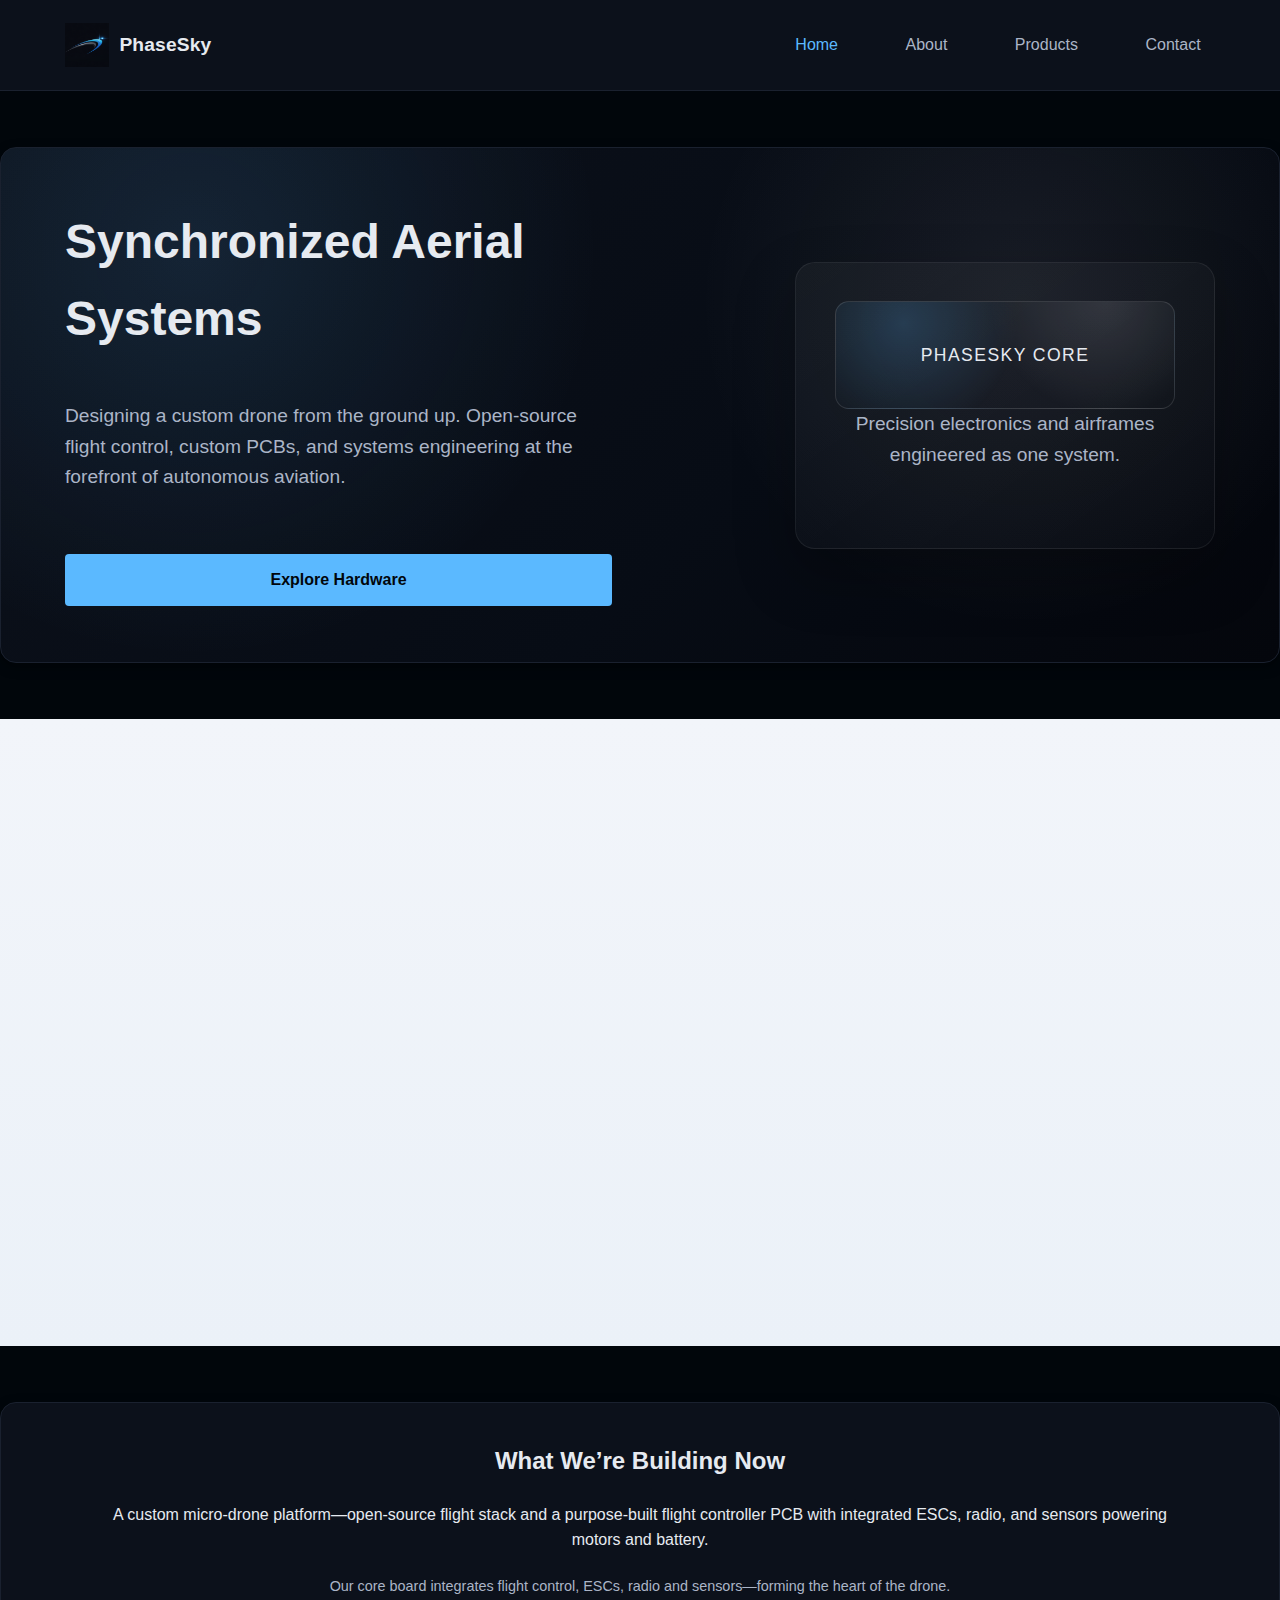
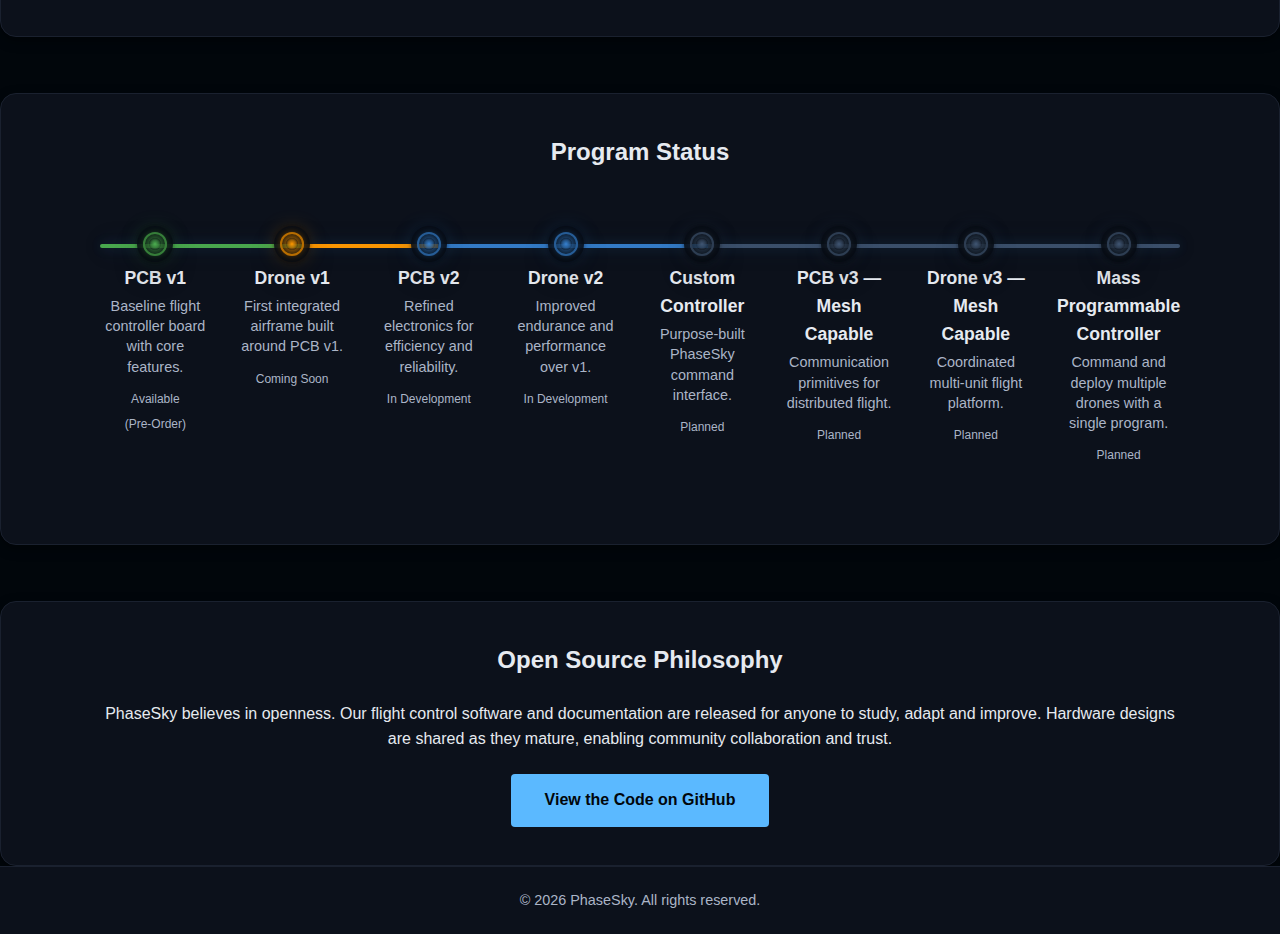
<file: index.html>
<!-- Rev. 1.2.0 -->
<!DOCTYPE html>
<html lang="en">
  <head>
    <meta charset="UTF-8" />
    <meta name="viewport" content="width=device-width, initial-scale=1.0" />
    <title>PhaseSky — Synchronized Aerial Systems</title>
    <!-- Preconnect to Google Fonts for performance -->
    <link rel="preconnect" href="https://fonts.googleapis.com" />
    <link rel="preconnect" href="https://fonts.gstatic.com" crossorigin />
    <!-- Optional: Use Inter for a slightly more modern look (will fall back to system fonts) -->
    <link
      href="https://fonts.googleapis.com/css2?family=Inter:wght@400;500;600&display=swap"
      rel="stylesheet"
    />
    <link rel="stylesheet" href="styles.css" />
  </head>
  <body>
    <header>
      <div class="container header-container">
        <a href="index.html" class="logo">
          <img src="PhaseSkyLogo.png" alt="PhaseSky logo" />
          <span class="logo-wordmark">PhaseSky</span>
        </a>
        <nav>
          <ul>
            <li><a href="index.html" class="active">Home</a></li>
            <li><a href="about.html">About</a></li>
            <li><a href="products.html">Products</a></li>
            <li><a href="contact.html">Contact</a></li>
          </ul>
        </nav>
      </div>
    </header>
    <main>
      <!-- Hero Bubble -->
      <section class="bubble hero">
        <div class="container">
          <div class="hero-grid">
            <div class="hero-copy">
              <h1>Synchronized Aerial Systems</h1>
              <p>
                Designing a custom drone from the ground up. Open‑source flight
                control, custom PCBs, and systems engineering at the forefront of
                autonomous aviation.
              </p>
              <a href="products.html" class="cta-button">Explore Hardware</a>
            </div>
            <div class="hero-visual subtle-panel">
              <div class="hero-device">PhaseSky Core</div>
              <p class="hero-caption">Precision electronics and airframes engineered as one system.</p>
            </div>
          </div>
        </div>
      </section>

      <!-- Product Highlights -->
      <section class="product-highlight">
        <div class="container">
          <div class="highlight-grid">
            <article class="highlight-card fade-in">
              <div class="highlight-visual gradient-plate">
                <span class="tag">PCB v1</span>
                <div class="plate-shape"></div>
              </div>
              <div class="highlight-copy">
                <h2>Flight Controller PCB</h2>
                <p>Integrated control, ESCs, radio, and sensing in a single disciplined board.</p>
                <a class="inline-cta" href="products.html#pcb-v1">Learn more</a>
              </div>
            </article>

            <article class="highlight-card fade-in delay-1">
              <div class="highlight-visual gradient-plate">
                <span class="tag">Drone v1</span>
                <div class="airframe-shape"></div>
              </div>
              <div class="highlight-copy">
                <h2>Micro Drone System</h2>
                <p>Balanced thrust, tuned geometry, and clean integration around the PhaseSky core.</p>
                <a class="inline-cta" href="products.html#drone-v1">View product</a>
              </div>
            </article>

            <article class="highlight-card fade-in delay-2">
              <div class="highlight-visual gradient-plate">
                <span class="tag">Command</span>
                <div class="console-shape"></div>
              </div>
              <div class="highlight-copy">
                <h2>Command Console</h2>
                <p>Deterministic control for single craft today, fleet orchestration tomorrow.</p>
                <a class="inline-cta" href="products.html#command-console">Learn more</a>
              </div>
            </article>
          </div>
        </div>
      </section>

      <!-- What We're Building Now -->
      <section class="bubble">
        <div class="container">
          <h2 class="text-center">What We&#8217;re Building Now</h2>
          <p class="text-center mt-sm">
            A custom micro‑drone platform—open‑source flight stack and a
            purpose‑built flight controller PCB with integrated ESCs, radio,
            and sensors powering motors and battery.
          </p>
          <p class="text-center mt-sm" style="font-size: 0.9rem; color: var(--color-secondary)">
            Our core board integrates flight control, ESCs, radio and sensors—forming the heart of the drone.
          </p>
        </div>
      </section>

      <!-- Program Status -->
      <section class="bubble">
        <div class="container">
          <h2 class="text-center">Program Status</h2>
          <!-- Horizontal timeline of program phases -->
          <div class="timeline mt-md program-status">
            <div class="timeline-item available">
              <div class="node"></div>
              <div class="timeline-content">
                <h4>PCB v1</h4>
                <p>Baseline flight controller board with core features.</p>
                <span class="status-text">Available (Pre‑Order)</span>
              </div>
            </div>
            <div class="timeline-item coming-soon">
              <div class="node"></div>
              <div class="timeline-content">
                <h4>Drone v1</h4>
                <p>First integrated airframe built around PCB v1.</p>
                <span class="status-text">Coming Soon</span>
              </div>
            </div>
            <div class="timeline-item in-development">
              <div class="node"></div>
              <div class="timeline-content">
                <h4>PCB v2</h4>
                <p>Refined electronics for efficiency and reliability.</p>
                <span class="status-text">In Development</span>
              </div>
            </div>
            <div class="timeline-item in-development">
              <div class="node"></div>
              <div class="timeline-content">
                <h4>Drone v2</h4>
                <p>Improved endurance and performance over v1.</p>
                <span class="status-text">In Development</span>
              </div>
            </div>
            <div class="timeline-item planned">
              <div class="node"></div>
              <div class="timeline-content">
                <h4>Custom Controller</h4>
                <p>Purpose‑built PhaseSky command interface.</p>
                <span class="status-text">Planned</span>
              </div>
            </div>
            <div class="timeline-item planned">
              <div class="node"></div>
              <div class="timeline-content">
                <h4>PCB v3 — Mesh Capable</h4>
                <p>Communication primitives for distributed flight.</p>
                <span class="status-text">Planned</span>
              </div>
            </div>
            <div class="timeline-item planned">
              <div class="node"></div>
              <div class="timeline-content">
                <h4>Drone v3 — Mesh Capable</h4>
                <p>Coordinated multi‑unit flight platform.</p>
                <span class="status-text">Planned</span>
              </div>
            </div>
            <div class="timeline-item planned">
              <div class="node"></div>
              <div class="timeline-content">
                <h4>Mass Programmable Controller</h4>
                <p>Command and deploy multiple drones with a single program.</p>
                <span class="status-text">Planned</span>
              </div>
            </div>
          </div>
        </div>
      </section>

      <!-- Open Source Section -->
      <section class="bubble">
        <div class="container">
          <h2 class="text-center">Open Source Philosophy</h2>
          <p class="mt-sm" style="text-align: center">
            PhaseSky believes in openness. Our flight control software and
            documentation are released for anyone to study, adapt and improve.
            Hardware designs are shared as they mature, enabling community
            collaboration and trust.
          </p>
          <p class="text-center mt-sm">
            <a href="https://github.com/phasesky" target="_blank" rel="noopener" class="cta-button">View the Code on GitHub</a>
          </p>
        </div>
      </section>
    </main>
    <footer>
      <div class="container">
        <p>&copy; 2026 PhaseSky. All rights reserved.</p>
      </div>
    </footer>
  </body>
</html>
</file>
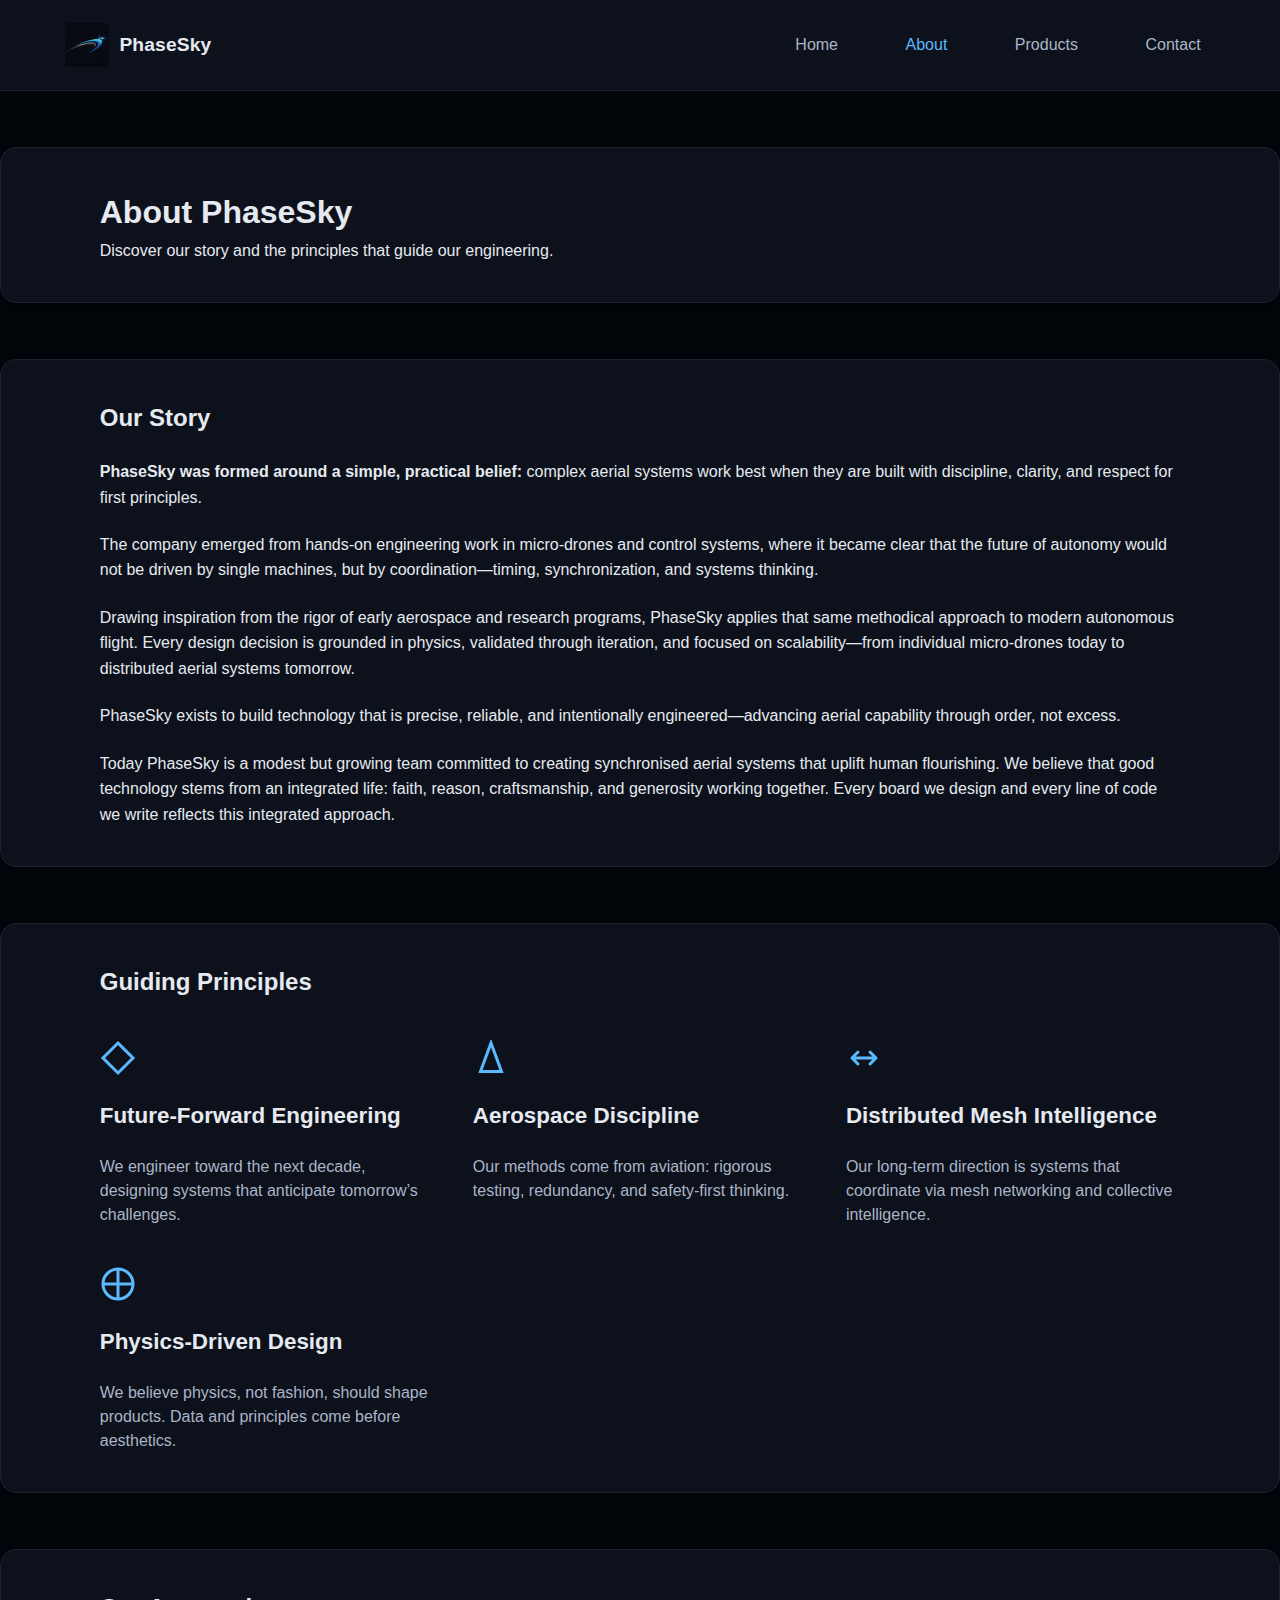
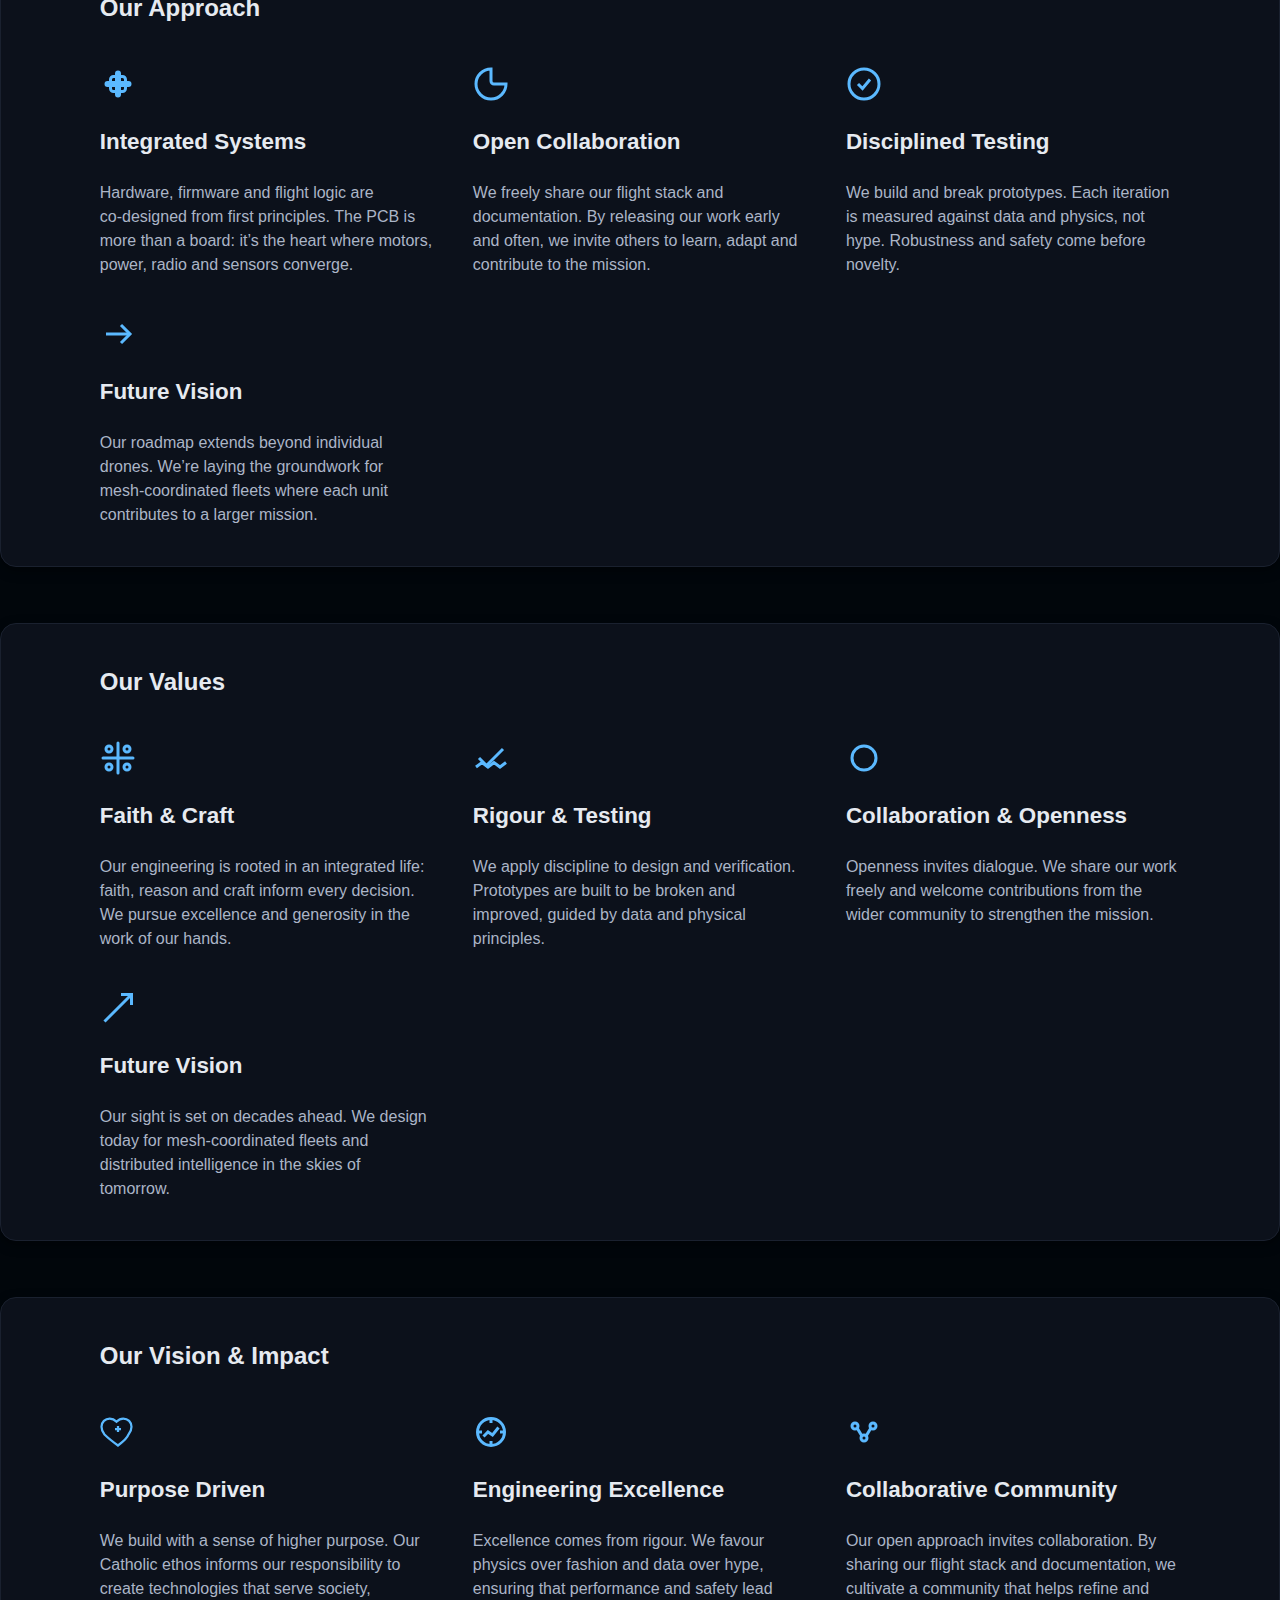
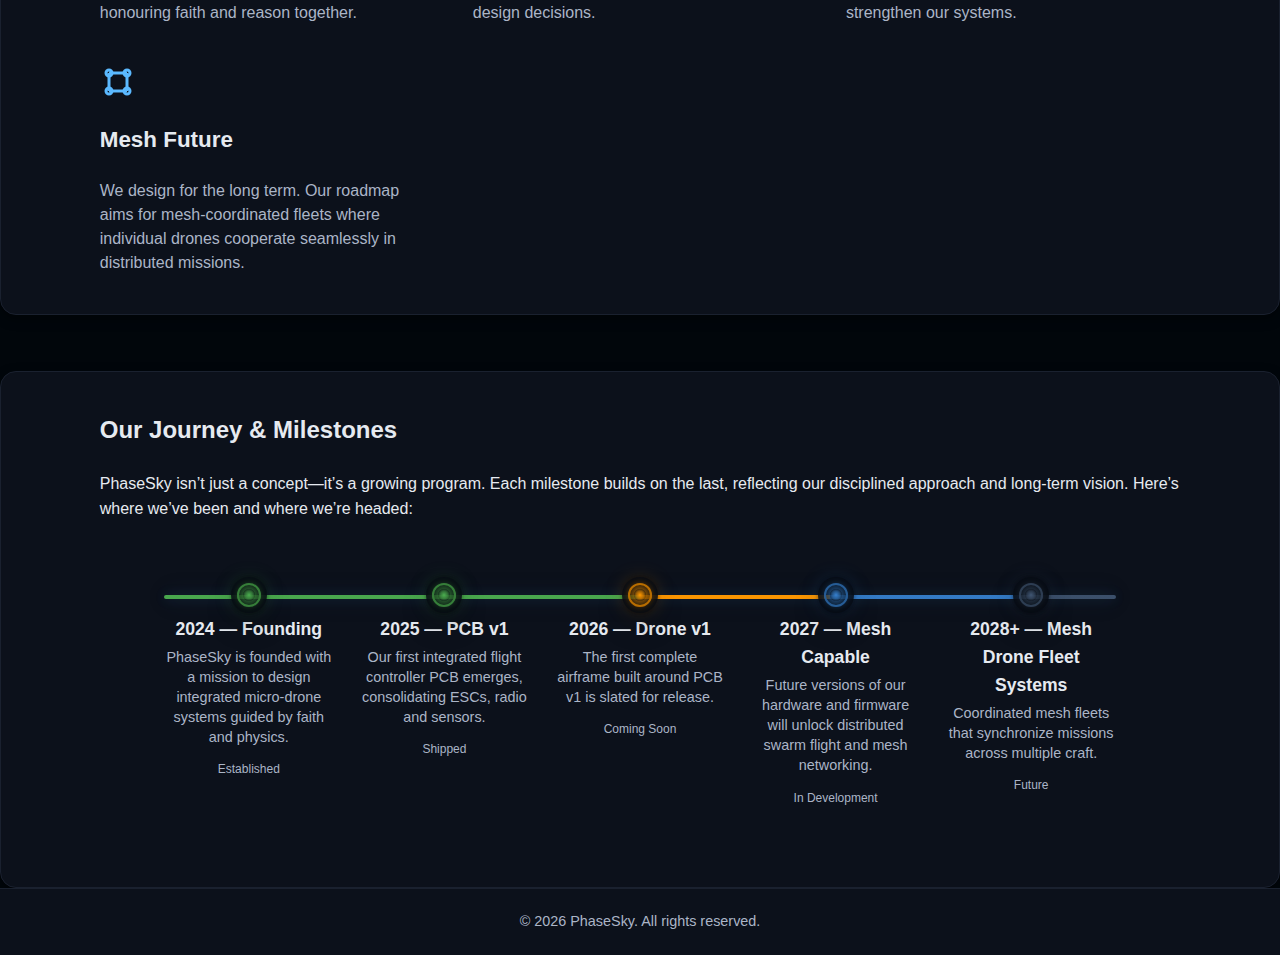
<file: about.html>
<!-- Rev. 1.2.0 -->
<!DOCTYPE html>
<html lang="en">
  <head>
    <meta charset="UTF-8" />
    <meta name="viewport" content="width=device-width, initial-scale=1.0" />
    <title>About — PhaseSky</title>
    <link rel="preconnect" href="https://fonts.googleapis.com" />
    <link rel="preconnect" href="https://fonts.gstatic.com" crossorigin />
    <link
      href="https://fonts.googleapis.com/css2?family=Inter:wght@400;500;600&display=swap"
      rel="stylesheet"
    />
    <link rel="stylesheet" href="styles.css" />
  </head>
  <body>
    <header>
      <div class="container header-container">
        <a href="index.html" class="logo">
          <img src="PhaseSkyLogo.png" alt="PhaseSky logo" />
          <span class="logo-wordmark">PhaseSky</span>
        </a>
        <nav>
          <ul>
            <li><a href="index.html">Home</a></li>
            <li><a href="about.html" class="active">About</a></li>
            <li><a href="products.html">Products</a></li>
            <li><a href="contact.html">Contact</a></li>
          </ul>
        </nav>
      </div>
    </header>
    <main>
      <!-- Page Hero -->
      <section class="bubble page-hero">
        <div class="container">
          <h1>About PhaseSky</h1>
          <p>
            Discover our story and the principles that guide our engineering.
          </p>
        </div>
      </section>

      <!-- Our Story -->
      <section class="bubble">
        <div class="container">
          <h2>Our Story</h2>

          <p class="mt-sm">
            <strong>PhaseSky was formed around a simple, practical belief:</strong>
            complex aerial systems work best when they are built with discipline,
            clarity, and respect for first principles.
          </p>

          <p class="mt-sm">
            The company emerged from hands-on engineering work in micro-drones and
            control systems, where it became clear that the future of autonomy would
            not be driven by single machines, but by coordination—timing,
            synchronization, and systems thinking.
          </p>

          <p class="mt-sm">
            Drawing inspiration from the rigor of early aerospace and research
            programs, PhaseSky applies that same methodical approach to modern
            autonomous flight. Every design decision is grounded in physics,
            validated through iteration, and focused on scalability—from individual
            micro-drones today to distributed aerial systems tomorrow.
          </p>

          <p class="mt-sm">
            PhaseSky exists to build technology that is precise, reliable, and
            intentionally engineered—advancing aerial capability through order,
            not excess.
          </p>

          <p class="mt-sm">
            Today PhaseSky is a modest but growing team committed to creating
            synchronised aerial systems that uplift human flourishing. We believe
            that good technology stems from an integrated life: faith, reason,
            craftsmanship, and generosity working together. Every board we design
            and every line of code we write reflects this integrated approach.
          </p>
        </div>
      </section>

      <!-- Principles / Values -->
      <section class="bubble">
        <div class="container">
          <h2>Guiding Principles</h2>
          <div class="features-grid mt-md">
            <div class="feature interactive-feature">
              <svg
                class="feature-icon"
                viewBox="0 0 24 24"
                aria-hidden="true"
                focusable="false"
              >
                <polygon points="12,2 22,12 12,22 2,12" />
              </svg>
              <h3>Future‑Forward Engineering</h3>
              <p>
                We engineer toward the next decade, designing systems that
                anticipate tomorrow’s challenges.
              </p>
            </div>
            <div class="feature interactive-feature">
              <svg
                class="feature-icon"
                viewBox="0 0 24 24"
                aria-hidden="true"
                focusable="false"
              >
                <path d="M12 2 L19 21 H5 Z" />
              </svg>
              <h3>Aerospace Discipline</h3>
              <p>
                Our methods come from aviation: rigorous testing, redundancy,
                and safety‑first thinking.
              </p>
            </div>
            <div class="feature interactive-feature">
              <svg
                class="feature-icon"
                viewBox="0 0 24 24"
                aria-hidden="true"
                focusable="false"
              >
                <path
                  d="M4 12h16M4 12l4-4m-4 4l4 4M20 12l-4-4m4 4l-4 4"
                  stroke-linecap="round"
                />
              </svg>
              <h3>Distributed Mesh Intelligence</h3>
              <p>
                Our long‑term direction is systems that coordinate via mesh
                networking and collective intelligence.
              </p>
            </div>
            <div class="feature interactive-feature">
              <svg
                class="feature-icon"
                viewBox="0 0 24 24"
                aria-hidden="true"
                focusable="false"
              >
                <circle cx="12" cy="12" r="10" />
                <line x1="12" y1="2" x2="12" y2="22" />
                <line x1="2" y1="12" x2="22" y2="12" />
              </svg>
              <h3>Physics‑Driven Design</h3>
              <p>
                We believe physics, not fashion, should shape products. Data and
                principles come before aesthetics.
              </p>
            </div>
          </div>
        </div>
      </section>

      <!-- Our Approach -->
      <section class="bubble">
        <div class="container">
          <h2>Our Approach</h2>
          <div class="features-grid mt-md">
<div class="feature interactive-feature">
              <svg class="feature-icon" viewBox="0 0 24 24" aria-hidden="true" focusable="false">
                <rect x="4" y="11" width="16" height="2" rx="1" ry="1" />
                <rect x="11" y="4" width="2" height="16" rx="1" ry="1" />
                <rect x="7" y="7" width="10" height="10" rx="2" ry="2" />
              </svg>
              <h3>Integrated Systems</h3>
              <p>
                Hardware, firmware and flight logic are co‑designed from first
                principles. The PCB is more than a board: it’s the heart where
                motors, power, radio and sensors converge.
              </p>
            </div>
            <div class="feature interactive-feature">
              <svg class="feature-icon" viewBox="0 0 24 24" aria-hidden="true" focusable="false">
                <path d="M12 2a10 10 0 1 0 10 10H14a2 2 0 0 1-2-2V2z" />
              </svg>
              <h3>Open Collaboration</h3>
              <p>
                We freely share our flight stack and documentation. By releasing
                our work early and often, we invite others to learn, adapt and
                contribute to the mission.
              </p>
            </div>
            <div class="feature interactive-feature">
              <svg class="feature-icon" viewBox="0 0 24 24" aria-hidden="true" focusable="false">
                <circle cx="12" cy="12" r="10" />
                <polyline points="8,12 11,15 16,9" />
              </svg>
              <h3>Disciplined Testing</h3>
              <p>
                We build and break prototypes. Each iteration is measured against
                data and physics, not hype. Robustness and safety come before
                novelty.
              </p>
            </div>
            <div class="feature interactive-feature">
              <svg class="feature-icon" viewBox="0 0 24 24" aria-hidden="true" focusable="false">
                <line x1="4" y1="12" x2="20" y2="12" />
                <polyline points="14,6 20,12 14,18" />
              </svg>
              <h3>Future Vision</h3>
              <p>
                Our roadmap extends beyond individual drones. We’re laying the
                groundwork for mesh‑coordinated fleets where each unit
                contributes to a larger mission.
              </p>
            </div>
          </div>
        </div>
      </section>

      <!-- Our Values -->
      <section class="bubble">
        <div class="container">
          <h2>Our Values</h2>
          <div class="features-grid mt-md">
            <!-- Faith & Craft -->
            <div class="feature interactive-feature">
              <svg class="feature-icon" viewBox="0 0 24 24" aria-hidden="true" focusable="false">
                <!-- Cross and gear icon -->
                <path d="M12 2v20M2 12h20" stroke-width="2" stroke-linecap="round" stroke-linejoin="round" />
                <circle cx="6" cy="6" r="2" stroke-width="2" fill="none" />
                <circle cx="18" cy="6" r="2" stroke-width="2" fill="none" />
                <circle cx="6" cy="18" r="2" stroke-width="2" fill="none" />
                <circle cx="18" cy="18" r="2" stroke-width="2" fill="none" />
              </svg>
              <h3>Faith &amp; Craft</h3>
              <p>
                Our engineering is rooted in an integrated life: faith, reason and craft inform every decision. We pursue excellence and generosity in the work of our hands.
              </p>
            </div>
            <!-- Rigour & Testing -->
            <div class="feature interactive-feature">
              <svg class="feature-icon" viewBox="0 0 24 24" aria-hidden="true" focusable="false">
                <!-- Checkmark and oscilloscope-style line -->
                <polyline points="4,12 9,17 20,6" stroke-width="2" fill="none" />
                <polyline points="2,18 6,15 10,18 14,15 18,18 22,15" stroke-width="2" fill="none" />
              </svg>
              <h3>Rigour &amp; Testing</h3>
              <p>
                We apply discipline to design and verification. Prototypes are built to be broken and improved, guided by data and physical principles.
              </p>
            </div>
            <!-- Collaboration & Openness -->
            <div class="feature interactive-feature">
              <svg class="feature-icon" viewBox="0 0 24 24" aria-hidden="true" focusable="false">
                <!-- Two arcs representing collaboration -->
                <path d="M4 12a8 8 0 0 1 16 0" stroke-width="2" fill="none" />
                <path d="M4 12a8 8 0 0 0 16 0" stroke-width="2" fill="none" />
              </svg>
              <h3>Collaboration &amp; Openness</h3>
              <p>
                Openness invites dialogue. We share our work freely and welcome contributions from the wider community to strengthen the mission.
              </p>
            </div>
            <!-- Future Vision -->
            <div class="feature interactive-feature">
              <svg class="feature-icon" viewBox="0 0 24 24" aria-hidden="true" focusable="false">
                <!-- Telescope/arrow icon for vision -->
                <line x1="3" y1="21" x2="21" y2="3" stroke-width="2" />
                <polyline points="14,3 21,3 21,10" stroke-width="2" fill="none" />
              </svg>
              <h3>Future Vision</h3>
              <p>
                Our sight is set on decades ahead. We design today for mesh‑coordinated fleets and distributed intelligence in the skies of tomorrow.
              </p>
            </div>
          </div>
        </div>
      </section>

      <!-- Our Vision & Impact -->
      <section class="bubble">
        <div class="container">
          <h2>Our Vision &amp; Impact</h2>
          <div class="features-grid mt-md">
            <!-- Purpose Driven -->
            <div class="feature interactive-feature">
              <svg class="feature-icon" viewBox="0 0 24 24" aria-hidden="true" focusable="false">
                <!-- Heart and cross icon -->
                <path d="M12 21s-6-4.35-9-7.35C1.25 11.53 1 10 1 8.5 1 5.42 3.42 3 6.5 3c1.74 0 3.41 1.01 4.5 2.09C12.09 4.01 13.76 3 15.5 3 18.58 3 21 5.42 21 8.5c0 1.5-.25 3.03-2 5.15C18 16.65 12 21 12 21z" stroke-width="1.5" fill="none" />
                <path d="M12 8v4M10 10h4" stroke-width="1.5" fill="none" />
              </svg>
              <h3>Purpose Driven</h3>
              <p>
                We build with a sense of higher purpose. Our Catholic ethos informs our responsibility to create technologies that serve society, honouring faith and reason together.
              </p>
            </div>
            <!-- Engineering Excellence -->
            <div class="feature interactive-feature">
              <svg class="feature-icon" viewBox="0 0 24 24" aria-hidden="true" focusable="false">
                <!-- Gear and graph icon -->
                <circle cx="12" cy="12" r="9" stroke-width="2" fill="none" />
                <path d="M12 3v3M12 18v3M3 12h3M18 12h3" stroke-width="2" />
                <polyline points="7,15 10,12 13,14 17,9" stroke-width="2" fill="none" />
              </svg>
              <h3>Engineering Excellence</h3>
              <p>
                Excellence comes from rigour. We favour physics over fashion and data over hype, ensuring that performance and safety lead design decisions.
              </p>
            </div>
            <!-- Collaborative Community -->
<div class="feature interactive-feature">
              <svg class="feature-icon" viewBox="0 0 24 24" aria-hidden="true" focusable="false">
                <!-- Three people/connection icon -->
                <circle cx="6" cy="8" r="2" />
                <circle cx="18" cy="8" r="2" />
                <circle cx="12" cy="16" r="2" />
                <line x1="7.5" y1="9.5" x2="10.5" y2="14.5" />
                <line x1="16.5" y1="9.5" x2="13.5" y2="14.5" />
              </svg>
              <h3>Collaborative Community</h3>
              <p>
                Our open approach invites collaboration. By sharing our flight stack and documentation, we cultivate a community that helps refine and strengthen our systems.
              </p>
            </div>
            <!-- Mesh Future -->
            <div class="feature interactive-feature">
              <svg class="feature-icon" viewBox="0 0 24 24" aria-hidden="true" focusable="false">
                <!-- Constellation icon -->
                <circle cx="6" cy="6" r="2" />
                <circle cx="18" cy="6" r="2" />
                <circle cx="6" cy="18" r="2" />
                <circle cx="18" cy="18" r="2" />
                <line x1="6" y1="6" x2="18" y2="6" />
                <line x1="6" y1="6" x2="6" y2="18" />
                <line x1="6" y1="18" x2="18" y2="18" />
                <line x1="18" y1="6" x2="18" y2="18" />
              </svg>
              <h3>Mesh Future</h3>
              <p>
                We design for the long term. Our roadmap aims for mesh‑coordinated fleets where individual drones cooperate seamlessly in distributed missions.
              </p>
            </div>
          </div>
        </div>
      </section>

      <!-- Our Journey & Milestones -->
      <section class="bubble">
        <div class="container">
          <h2>Our Journey &amp; Milestones</h2>
          <p class="mt-sm">
            PhaseSky isn’t just a concept—it’s a growing program.  Each milestone builds on the last, reflecting our disciplined approach and long‑term vision.  Here’s where we’ve been and where we’re headed:
          </p>
          <div class="timeline mt-md journey-timeline" style="--timeline-align:center">
            <div class="timeline-item available">
              <div class="node"></div>
              <div class="timeline-content">
                <h4>2024 &mdash; Founding</h4>
                <p>PhaseSky is founded with a mission to design integrated micro‑drone systems guided by faith and physics.</p>
                <span class="status-text">Established</span>
              </div>
            </div>
            <div class="timeline-item available">
              <div class="node"></div>
              <div class="timeline-content">
                <h4>2025 &mdash; PCB v1</h4>
                <p>Our first integrated flight controller PCB emerges, consolidating ESCs, radio and sensors.</p>
                <span class="status-text">Shipped</span>
              </div>
            </div>
            <div class="timeline-item coming-soon">
              <div class="node"></div>
              <div class="timeline-content">
                <h4>2026 &mdash; Drone v1</h4>
                <p>The first complete airframe built around PCB v1 is slated for release.</p>
                <span class="status-text">Coming Soon</span>
              </div>
            </div>
            <div class="timeline-item in-development">
              <div class="node"></div>
              <div class="timeline-content">
                <h4>2027 &mdash; Mesh Capable</h4>
                <p>Future versions of our hardware and firmware will unlock distributed swarm flight and mesh networking.</p>
                <span class="status-text">In Development</span>
              </div>
            </div>
            <div class="timeline-item planned">
              <div class="node"></div>
              <div class="timeline-content">
                <h4>2028+ &mdash; Mesh Drone Fleet Systems</h4>
                <p>Coordinated mesh fleets that synchronize missions across multiple craft.</p>
                <span class="status-text">Future</span>
              </div>
            </div>
          </div>
        </div>
      </section>
    </main>
    <footer>
      <div class="container">
        <p>&copy; 2026 PhaseSky. All rights reserved.</p>
      </div>
    </footer>
  </body>
</html>
</file>
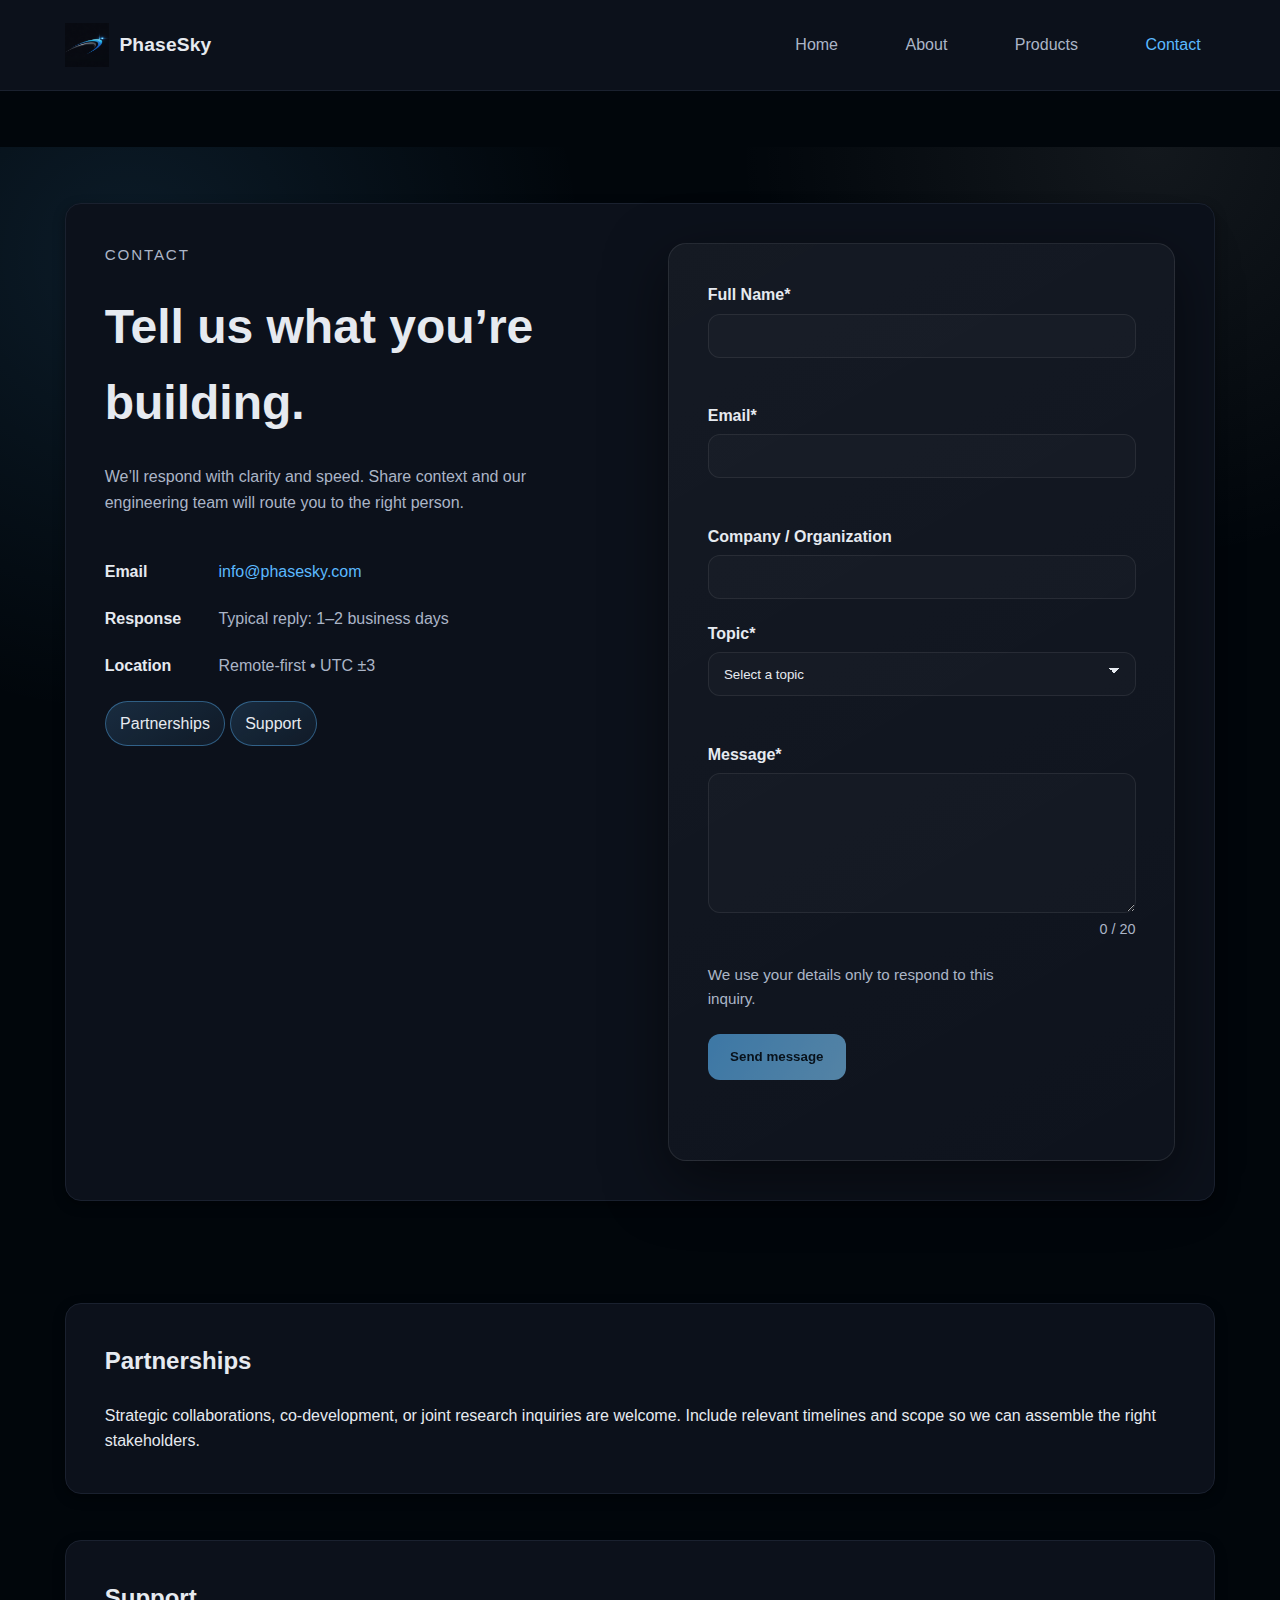
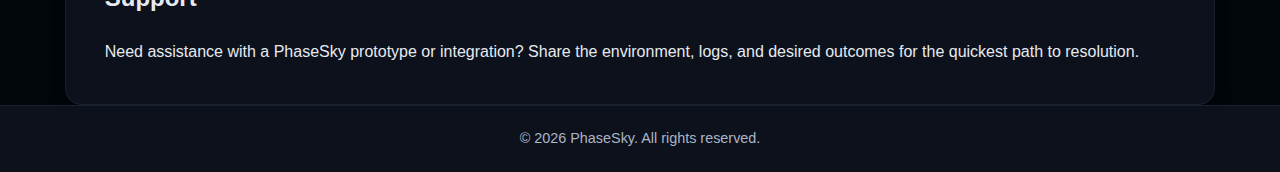
<file: contact.html>
<!-- Rev. 1.3.0 -->
<!DOCTYPE html>
<html lang="en">
  <head>
    <meta charset="UTF-8" />
    <meta name="viewport" content="width=device-width, initial-scale=1.0" />
    <title>Contact — PhaseSky</title>
    <link rel="preconnect" href="https://fonts.googleapis.com" />
    <link rel="preconnect" href="https://fonts.gstatic.com" crossorigin />
    <link
      href="https://fonts.googleapis.com/css2?family=Inter:wght@400;500;600&display=swap"
      rel="stylesheet"
    />
    <link rel="stylesheet" href="styles.css" />
  </head>
  <body>
    <header>
      <div class="container header-container">
        <a href="index.html" class="logo">
          <img src="PhaseSkyLogo.png" alt="PhaseSky logo" />
          <span class="logo-wordmark">PhaseSky</span>
        </a>
        <nav>
          <ul>
            <li><a href="index.html">Home</a></li>
            <li><a href="about.html">About</a></li>
            <li><a href="products.html">Products</a></li>
            <li><a href="contact.html" class="active">Contact</a></li>
          </ul>
        </nav>
      </div>
    </header>
    <main>
      <section class="contact-hero">
        <div class="container">
          <div class="contact-grid bubble">
            <div class="contact-copy">
              <p class="eyebrow">Contact</p>
              <h1>Tell us what you’re building.</h1>
              <p class="subtitle">
                We’ll respond with clarity and speed. Share context and our engineering team will route you to the right person.
              </p>
              <div class="contact-meta">
                <div class="meta-row">
                  <span class="meta-label">Email</span>
                  <a href="mailto:info@phasesky.com">info@phasesky.com</a>
                </div>
                <div class="meta-row">
                  <span class="meta-label">Response</span>
                  <span class="meta-value">Typical reply: 1–2 business days</span>
                </div>
                <div class="meta-row">
                  <span class="meta-label">Location</span>
                  <span class="meta-value">Remote-first • UTC ±3</span>
                </div>
              </div>
              <div class="contact-links">
                <a class="chip" href="#partnerships">Partnerships</a>
                <a class="chip" href="#support">Support</a>
              </div>
            </div>
            <div class="contact-card" aria-live="polite">
              <form id="contact-form" novalidate>
                <div class="form-grid">
                  <div class="form-field">
                    <label for="name">Full Name<span aria-hidden="true">*</span></label>
                    <input id="name" name="name" type="text" required autocomplete="name" />
                    <p class="field-hint" data-error="name"></p>
                  </div>
                  <div class="form-field">
                    <label for="email">Email<span aria-hidden="true">*</span></label>
                    <input
                      id="email"
                      name="email"
                      type="email"
                      required
                      autocomplete="email"
                      inputmode="email"
                      pattern="^[^\s@]+@[^\s@]+\.[^\s@]+$"
                    />
                    <p class="field-hint" data-error="email"></p>
                  </div>
                  <div class="form-field">
                    <label for="company">Company / Organization</label>
                    <input id="company" name="company" type="text" autocomplete="organization" />
                  </div>
                  <div class="form-field">
                    <label for="topic">Topic<span aria-hidden="true">*</span></label>
                    <div class="select-wrapper">
                      <select id="topic" name="topic" required>
                        <option value="" disabled selected>Select a topic</option>
                        <option value="Sales">Sales</option>
                        <option value="Partnership">Partnership</option>
                        <option value="Support">Support</option>
                        <option value="Other">Other</option>
                      </select>
                    </div>
                    <p class="field-hint" data-error="topic"></p>
                  </div>
                  <div class="form-field full-width">
                    <label for="message">Message<span aria-hidden="true">*</span></label>
                    <textarea
                      id="message"
                      name="message"
                      rows="5"
                      minlength="20"
                      required
                      aria-describedby="message-count"
                    ></textarea>
                    <div class="field-meta">
                      <p class="field-hint" data-error="message"></p>
                      <span id="message-count" class="char-count">0 / 20</span>
                    </div>
                  </div>
                </div>
                <div class="honeypot" aria-hidden="true">
                  <label for="website">Website</label>
                  <input id="website" name="website" type="text" tabindex="-1" autocomplete="off" />
                </div>
                <div class="form-actions">
                  <p class="privacy">We use your details only to respond to this inquiry.</p>
                  <button type="submit" id="submit-btn" disabled>Send message</button>
                </div>
                <p class="form-error" role="alert" aria-live="assertive" id="form-error"></p>
              </form>
              <div id="contact-success" class="contact-success" hidden tabindex="-1">
                <div class="success-icon" aria-hidden="true">✓</div>
                <h2>Message received.</h2>
                <p>We’ll reply soon.</p>
                <a href="#" id="contact-reset" class="chip">Send another message</a>
              </div>
            </div>
          </div>
        </div>
      </section>
      <section class="contact-anchor" id="partnerships">
        <div class="container bubble">
          <h2>Partnerships</h2>
          <p>
            Strategic collaborations, co-development, or joint research inquiries are welcome. Include relevant timelines and scope so we can assemble the right stakeholders.
          </p>
        </div>
      </section>
      <section class="contact-anchor" id="support">
        <div class="container bubble">
          <h2>Support</h2>
          <p>
            Need assistance with a PhaseSky prototype or integration? Share the environment, logs, and desired outcomes for the quickest path to resolution.
          </p>
        </div>
      </section>
    </main>
    <footer>
      <div class="container">
        <p>&copy; 2026 PhaseSky. All rights reserved.</p>
      </div>
    </footer>
    <script src="js/contact.js" defer></script>
  </body>
</html>
</file>
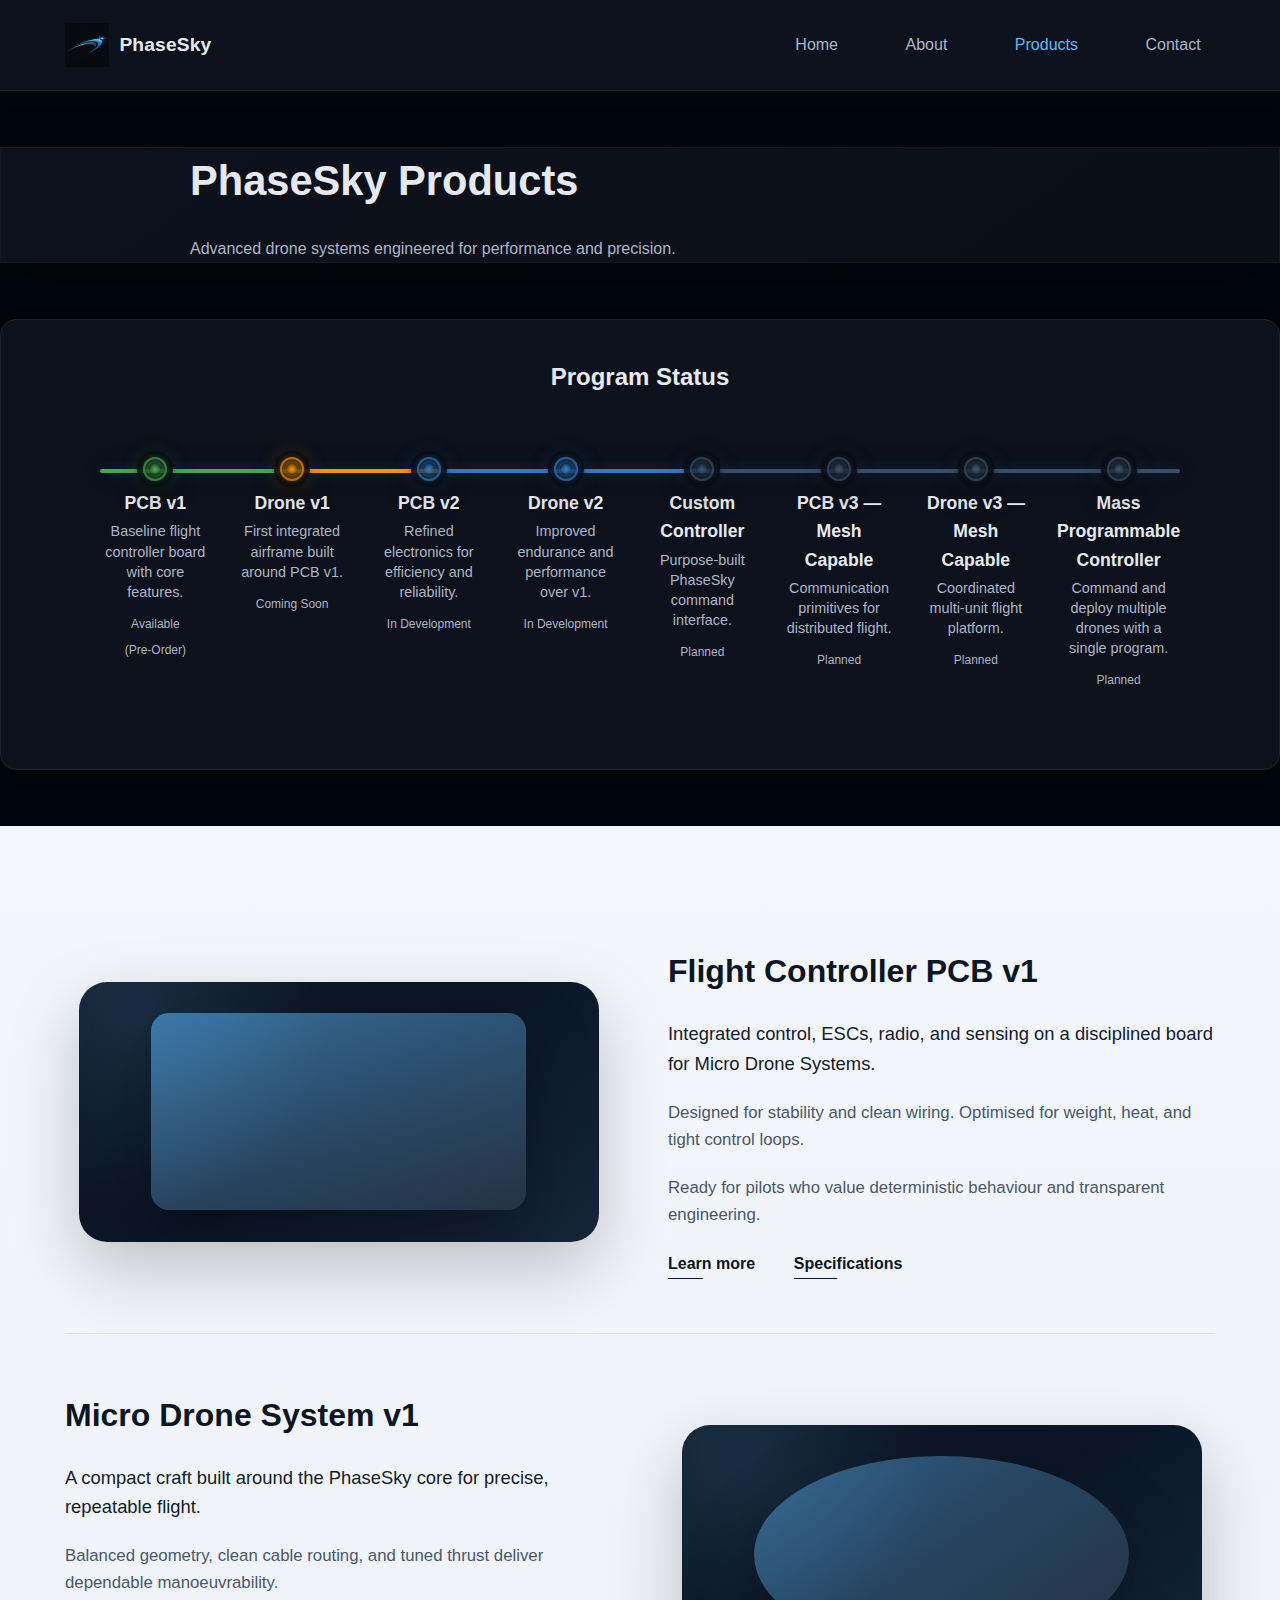
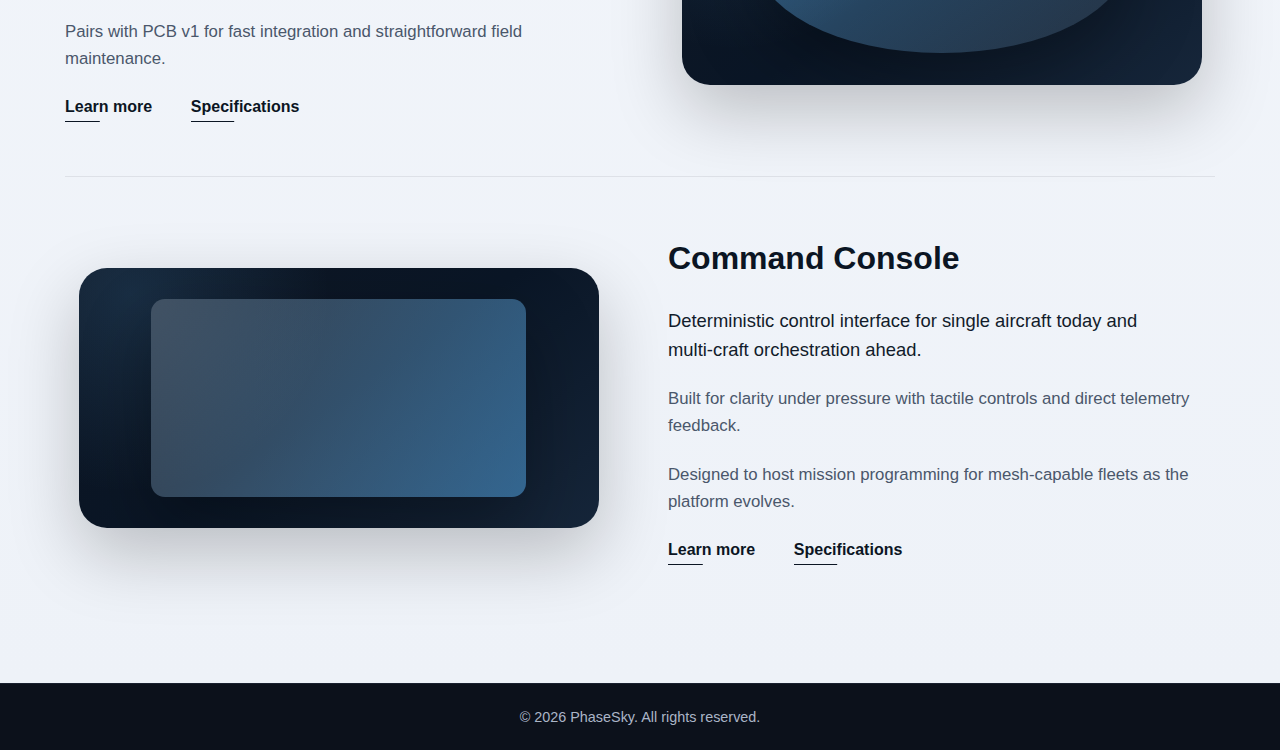
<file: products.html>
<!-- Rev. 1.2.0 -->
<!DOCTYPE html>
<html lang="en">
  <head>
    <meta charset="UTF-8" />
    <meta name="viewport" content="width=device-width, initial-scale=1.0" />
    <title>Products — PhaseSky</title>
    <link rel="preconnect" href="https://fonts.googleapis.com" />
    <link rel="preconnect" href="https://fonts.gstatic.com" crossorigin />
    <link
      href="https://fonts.googleapis.com/css2?family=Inter:wght@400;500;600&display=swap"
      rel="stylesheet"
    />
    <link rel="stylesheet" href="styles.css" />
  </head>
  <body>
    <header>
      <div class="container header-container">
        <a href="index.html" class="logo">
          <img src="PhaseSkyLogo.png" alt="PhaseSky logo" />
          <span class="logo-wordmark">PhaseSky</span>
        </a>
        <nav>
          <ul>
            <li><a href="index.html">Home</a></li>
            <li><a href="about.html">About</a></li>
            <li><a href="products.html" class="active">Products</a></li>
            <li><a href="contact.html">Contact</a></li>
          </ul>
        </nav>
      </div>
    </header>
    <main>
      <section class="page-hero clean-hero">
        <div class="container narrow">
          <h1>PhaseSky Products</h1>
          <p class="hero-subtext">Advanced drone systems engineered for performance and precision.</p>
        </div>
      </section>

      <!-- Program Status -->
      <section class="bubble">
        <div class="container">
          <h2 class="text-center">Program Status</h2>
          <div class="timeline mt-md program-status">
            <div class="timeline-item available">
              <div class="node"></div>
              <div class="timeline-content">
                <h4>PCB v1</h4>
                <p>Baseline flight controller board with core features.</p>
                <span class="status-text">Available (Pre‑Order)</span>
              </div>
            </div>
            <div class="timeline-item coming-soon">
              <div class="node"></div>
              <div class="timeline-content">
                <h4>Drone v1</h4>
                <p>First integrated airframe built around PCB v1.</p>
                <span class="status-text">Coming Soon</span>
              </div>
            </div>
            <div class="timeline-item in-development">
              <div class="node"></div>
              <div class="timeline-content">
                <h4>PCB v2</h4>
                <p>Refined electronics for efficiency and reliability.</p>
                <span class="status-text">In Development</span>
              </div>
            </div>
            <div class="timeline-item in-development">
              <div class="node"></div>
              <div class="timeline-content">
                <h4>Drone v2</h4>
                <p>Improved endurance and performance over v1.</p>
                <span class="status-text">In Development</span>
              </div>
            </div>
            <div class="timeline-item planned">
              <div class="node"></div>
              <div class="timeline-content">
                <h4>Custom Controller</h4>
                <p>Purpose‑built PhaseSky command interface.</p>
                <span class="status-text">Planned</span>
              </div>
            </div>
            <div class="timeline-item planned">
              <div class="node"></div>
              <div class="timeline-content">
                <h4>PCB v3 — Mesh Capable</h4>
                <p>Communication primitives for distributed flight.</p>
                <span class="status-text">Planned</span>
              </div>
            </div>
            <div class="timeline-item planned">
              <div class="node"></div>
              <div class="timeline-content">
                <h4>Drone v3 — Mesh Capable</h4>
                <p>Coordinated multi‑unit flight platform.</p>
                <span class="status-text">Planned</span>
              </div>
            </div>
            <div class="timeline-item planned">
              <div class="node"></div>
              <div class="timeline-content">
                <h4>Mass Programmable Controller</h4>
                <p>Command and deploy multiple drones with a single program.</p>
                <span class="status-text">Planned</span>
              </div>
            </div>
          </div>
        </div>
      </section>

      <section class="product-list">
        <div class="container">
          <article class="product-row" id="pcb-v1">
            <div class="product-media">
              <div class="product-visual gradient-plate">
                <div class="plate-shape large"></div>
              </div>
            </div>
            <div class="product-details">
              <h2>Flight Controller PCB v1</h2>
              <p class="lede">Integrated control, ESCs, radio, and sensing on a disciplined board for Micro Drone Systems.</p>
              <p>Designed for stability and clean wiring. Optimised for weight, heat, and tight control loops.</p>
              <p>Ready for pilots who value deterministic behaviour and transparent engineering.</p>
              <div class="actions">
                <a class="inline-cta" href="contact.html">Learn more</a>
                <a class="inline-cta" href="about.html">Specifications</a>
              </div>
            </div>
          </article>

          <article class="product-row reverse" id="drone-v1">
            <div class="product-media">
              <div class="product-visual airframe-block">
                <div class="airframe-shape large"></div>
              </div>
            </div>
            <div class="product-details">
              <h2>Micro Drone System v1</h2>
              <p class="lede">A compact craft built around the PhaseSky core for precise, repeatable flight.</p>
              <p>Balanced geometry, clean cable routing, and tuned thrust deliver dependable manoeuvrability.</p>
              <p>Pairs with PCB v1 for fast integration and straightforward field maintenance.</p>
              <div class="actions">
                <a class="inline-cta" href="#pcb-v1">Learn more</a>
                <a class="inline-cta" href="contact.html">Specifications</a>
              </div>
            </div>
          </article>

          <article class="product-row" id="command-console">
            <div class="product-media">
              <div class="product-visual console-block">
                <div class="console-shape large"></div>
              </div>
            </div>
            <div class="product-details">
              <h2>Command Console</h2>
              <p class="lede">Deterministic control interface for single aircraft today and multi‑craft orchestration ahead.</p>
              <p>Built for clarity under pressure with tactile controls and direct telemetry feedback.</p>
              <p>Designed to host mission programming for mesh‑capable fleets as the platform evolves.</p>
              <div class="actions">
                <a class="inline-cta" href="#drone-v1">Learn more</a>
                <a class="inline-cta" href="about.html">Specifications</a>
              </div>
            </div>
          </article>
        </div>
      </section>
    </main>
    <footer>
      <div class="container">
        <p>&copy; 2026 PhaseSky. All rights reserved.</p>
      </div>
    </footer>
  </body>
</html>
</file>
<file: styles.css>
/* Rev. 1.2.0 */
/*
  PhaseSky Website Stylesheet

  This stylesheet defines the global styles, variables, and component
  classes used across the PhaseSky website. It implements a calm,
  aerospace-inspired bubble interface with generous spacing, clean
  typography and restrained colour usage. The design aims to feel
  professional, engineered and modern while remaining lightweight and
  static. All colours, radii and spacing values are defined as CSS
  variables for easy maintenance.
*/

/* CSS Variables */
:root {
  --color-bg: #01060b;           /* base page background */
  --color-section-bg: #0c111b;   /* section/card background */
  --color-border: #1a212f;       /* subtle border colour */
  --color-primary: #e6eaf0;      /* primary text colour */
  --color-secondary: #abb5c7;    /* secondary text colour */
  --color-accent: #5bb9ff;       /* accent/link colour */
  --color-green: #4caf50;        /* available status */
  --color-orange: #ff9800;       /* coming soon status */
  --color-blue: #3681d0;         /* in development status */
  --color-muted: #405673;        /* planned status (muted blue/grey) */
  --radius-lg: 16px;             /* large border radius for bubbles */
  --radius-sm: 4px;              /* small border radius for buttons */
  --max-width: 1150px;           /* max width for containers */
  --spacing-lg: clamp(2.5rem, 4vw + 1rem, 3.5rem); /* large section padding */
  --spacing-md: clamp(1.5rem, 2.4vw + 0.5rem, 2.5rem); /* medium spacing */
  --spacing-sm: clamp(0.75rem, 1.2vw + 0.4rem, 1.4rem); /* small spacing */
  --font-family: -apple-system, BlinkMacSystemFont, "Segoe UI", Roboto,
    "Helvetica Neue", Arial, sans-serif;
}

/* Global Reset */
* {
  box-sizing: border-box;
  margin: 0;
  padding: 0;
}

html {
  scroll-behavior: smooth;
}

body {
  font-family: var(--font-family);
  background-color: var(--color-bg);
  color: var(--color-primary);
  min-height: 100vh;
  display: flex;
  flex-direction: column;
  line-height: 1.6;
  overflow-x: hidden;
}

a {
  color: var(--color-accent);
  text-decoration: none;
}

a:hover,
a:focus {
  text-decoration: underline;
}

img,
picture,
video,
canvas,
svg {
  max-width: 100%;
  height: auto;
  display: block;
}

header {
  background-color: var(--color-section-bg);
  border-bottom: 1px solid var(--color-border);
  padding: var(--spacing-sm) 0;
  position: sticky;
  top: 0;
  z-index: 1000;
}

/* Container Utility */
.container {
  width: 90%;
  max-width: var(--max-width);
  margin: 0 auto;
}

/* Header Layout */
.header-container {
  display: flex;
  align-items: center;
  justify-content: space-between;
}

.logo {
  display: flex;
  align-items: center;
  gap: 0.65rem;
  color: var(--color-primary);
  font-weight: 700;
  letter-spacing: 0.01em;
}

.logo img {
  height: clamp(36px, 4vw, 44px);
}

.logo-wordmark {
  font-size: clamp(1.05rem, 2.4vw, 1.2rem);
  line-height: 1;
}

nav ul {
  list-style: none;
  display: flex;
  gap: var(--spacing-md);
  flex-wrap: wrap;
}

nav a {
  color: var(--color-secondary);
  font-weight: 500;
  transition: color 0.2s ease;
  padding: 0.65rem 0.9rem;
  border-radius: var(--radius-sm);
  min-height: 44px;
  display: inline-flex;
  align-items: center;
}

nav a:hover,
nav a:focus,
nav a.active {
  color: var(--color-accent);
}

/* Main Layout */
main {
  flex: 1;
  display: flex;
  flex-direction: column;
  gap: var(--spacing-lg);
  margin-top: var(--spacing-lg);
}

/* Bubble/Card Component */
.bubble {
  background-color: var(--color-section-bg);
  border: 1px solid var(--color-border);
  border-radius: var(--radius-lg);
  padding: var(--spacing-md);
  box-shadow: 0 4px 12px rgba(0, 0, 0, 0.4);
}

/* Hero Bubble */
.hero {
  padding: var(--spacing-lg) 0;
  background: radial-gradient(circle at 15% 20%, rgba(91, 185, 255, 0.12), transparent 35%),
    radial-gradient(circle at 80% 30%, rgba(230, 234, 240, 0.08), transparent 30%),
    linear-gradient(135deg, #0c111b 0%, #070c15 60%, #04060c 100%);
}

.hero h1 {
  font-size: clamp(2.2rem, 4vw + 1rem, 3rem);
  margin-bottom: var(--spacing-sm);
  color: var(--color-primary);
}

.hero p {
  max-width: 640px;
  margin: 0 0 var(--spacing-md);
  font-size: clamp(1rem, 1.1vw + 0.8rem, 1.2rem);
  color: var(--color-secondary);
}

.hero-grid {
  display: grid;
  grid-template-columns: repeat(auto-fit, minmax(280px, 1fr));
  gap: var(--spacing-lg);
  align-items: center;
}

.hero-copy {
  display: flex;
  flex-direction: column;
  gap: var(--spacing-sm);
}

.hero-visual {
  justify-self: end;
  max-width: 420px;
}

.subtle-panel {
  background: linear-gradient(145deg, rgba(255, 255, 255, 0.04), rgba(255, 255, 255, 0.01));
  border: 1px solid rgba(255, 255, 255, 0.07);
  border-radius: 20px;
  padding: var(--spacing-md);
  box-shadow: 0 25px 60px rgba(0, 0, 0, 0.28);
}

.hero-device {
  font-size: 1.1rem;
  letter-spacing: 0.08em;
  text-transform: uppercase;
  color: var(--color-primary);
  padding: var(--spacing-md);
  border: 1px solid rgba(255, 255, 255, 0.12);
  border-radius: 14px;
  text-align: center;
  background: radial-gradient(circle at 20% 20%, rgba(91, 185, 255, 0.2), transparent 40%),
    radial-gradient(circle at 80% 0%, rgba(230, 234, 240, 0.12), transparent 40%);
}

.hero-caption {
  margin-top: var(--spacing-sm);
  color: var(--color-secondary);
  text-align: center;
}

.cta-button {
  display: inline-flex;
  align-items: center;
  justify-content: center;
  background-color: var(--color-accent);
  color: var(--color-bg);
  padding: 0.85rem 2.1rem;
  border-radius: var(--radius-sm);
  font-weight: 600;
  transition: background-color 0.2s ease, transform 0.2s ease;
  min-height: 44px;
}

.cta-button:hover,
.cta-button:focus {
  background-color: #7bcaff;
  transform: translateY(-1px);
}

/* Features Grid */
.features-grid {
  display: grid;
  grid-template-columns: repeat(auto-fit, minmax(250px, 1fr));
  gap: var(--spacing-md);
  margin-top: var(--spacing-md);
}

.feature {
  display: flex;
  flex-direction: column;
  align-items: flex-start;
  gap: var(--spacing-sm);
}

/* Ensure long titles or descriptions wrap cleanly inside feature and product cards */
.feature p,
.product-card p {
  overflow-wrap: anywhere;
  word-break: break-word;
}

.feature-icon {
  width: 36px;
  height: 36px;
  flex-shrink: 0;
  stroke: var(--color-accent);
  fill: none;
  stroke-width: 2;
}

.feature h3 {
  font-size: 1.4rem;
  margin: 0;
  color: var(--color-primary);
}

.feature p {
  font-size: 1rem;
  color: var(--color-secondary);
  line-height: 1.5;
}

/* Status Badge */
.status {
  display: inline-block;
  padding: 0.25rem 0.6rem;
  border-radius: var(--radius-sm);
  font-size: 0.85rem;
  font-weight: 600;
  color: var(--color-bg);
  margin-top: var(--spacing-sm);
}

.status.available {
  background-color: var(--color-green);
}

.status.coming-soon {
  background-color: var(--color-orange);
}

.status.in-development {
  background-color: var(--color-blue);
  box-shadow: 0 0 8px 2px rgba(86, 165, 243, 0.6);
}

.status.planned {
  background-color: var(--color-muted);
}

/* Products Grid */
.products-grid {
  display: grid;
  grid-template-columns: repeat(auto-fit, minmax(260px, 1fr));
  gap: var(--spacing-md);
  margin-top: var(--spacing-md);
}

.product-card {
  background-color: var(--color-section-bg);
  border: 1px solid var(--color-border);
  border-radius: var(--radius-lg);
  padding: var(--spacing-md);
  display: flex;
  flex-direction: column;
  justify-content: space-between;
  box-shadow: 0 4px 12px rgba(0, 0, 0, 0.4);
  transition: border-color 0.2s ease;
}

.product-card:hover,
.product-card:focus-within {
  border-color: var(--color-accent);
}

.product-card h3 {
  font-size: 1.3rem;
  margin-bottom: var(--spacing-sm);
}

.product-card p {
  font-size: 0.95rem;
  color: var(--color-secondary);
  margin-bottom: var(--spacing-sm);
}

/* Apple-inspired highlight section */
.product-highlight {
  background: linear-gradient(180deg, #f2f5fa 0%, #ebf1f8 100%);
  color: #0b1523;
  padding: calc(var(--spacing-lg) + 1rem) 0;
}

.product-highlight .container {
  max-width: 1200px;
}

.highlight-grid {
  display: grid;
  grid-template-columns: repeat(auto-fit, minmax(280px, 1fr));
  gap: var(--spacing-lg);
}

.highlight-card {
  display: grid;
  gap: var(--spacing-md);
  background: linear-gradient(140deg, #ffffff 0%, #f6f8fb 100%);
  border-radius: 24px;
  padding: var(--spacing-md);
  border: 1px solid rgba(12, 17, 27, 0.05);
  box-shadow: 0 12px 30px rgba(10, 19, 35, 0.07);
  transition: transform 0.25s ease, box-shadow 0.25s ease, border-color 0.25s ease;
}

.highlight-card:hover {
  transform: translateY(-4px);
  border-color: rgba(12, 17, 27, 0.12);
  box-shadow: 0 18px 48px rgba(10, 19, 35, 0.1);
}

.highlight-visual {
  position: relative;
  border-radius: 18px;
  padding: var(--spacing-md);
  min-height: 180px;
  overflow: hidden;
}

.gradient-plate {
  background: linear-gradient(145deg, #0f1724, #0a1626 40%, #16263a);
  color: #e6eaf0;
}

.plate-shape,
.airframe-shape,
.console-shape {
  position: absolute;
  inset: 18% 18%;
  border-radius: 18px;
  background: linear-gradient(160deg, rgba(91, 185, 255, 0.55), rgba(255, 255, 255, 0.08));
  box-shadow: 0 28px 70px rgba(0, 0, 0, 0.3);
  transform: scale(1);
  transition: transform 0.3s ease;
}

.highlight-card:hover .plate-shape,
.highlight-card:hover .airframe-shape,
.highlight-card:hover .console-shape {
  transform: scale(1.02);
}

.airframe-shape {
  border-radius: 50%;
  background: linear-gradient(145deg, rgba(91, 185, 255, 0.45), rgba(255, 255, 255, 0.08));
}

.console-shape {
  border-radius: 14px;
  background: linear-gradient(120deg, rgba(230, 234, 240, 0.2), rgba(91, 185, 255, 0.45));
}

.plate-shape.large,
.airframe-shape.large,
.console-shape.large {
  inset: 14% 16%;
}

.highlight-copy h2 {
  font-size: 1.5rem;
  margin-bottom: var(--spacing-sm);
  color: #0b1523;
}

.highlight-copy p {
  color: #4a576b;
  margin-bottom: var(--spacing-sm);
}

.tag {
  position: absolute;
  top: 12px;
  left: 12px;
  padding: 6px 10px;
  border-radius: 12px;
  background: rgba(230, 234, 240, 0.14);
  color: #e6eaf0;
  font-size: 0.85rem;
  letter-spacing: 0.03em;
}

.inline-cta {
  display: inline-flex;
  align-items: center;
  gap: 0.35rem;
  font-weight: 600;
  color: #0b1523;
  text-decoration: none;
  position: relative;
}

.inline-cta::after {
  content: "";
  position: absolute;
  left: 0;
  bottom: -2px;
  width: 100%;
  height: 1px;
  background: currentColor;
  transition: transform 0.2s ease;
  transform-origin: left;
  transform: scaleX(0.4);
}

.inline-cta:hover::after,
.inline-cta:focus::after {
  transform: scaleX(1);
}

.fade-in {
  opacity: 0;
  transform: translateY(18px);
  animation: fadeInUp 0.7s ease forwards;
}

.delay-1 { animation-delay: 0.12s; }
.delay-2 { animation-delay: 0.24s; }

@keyframes fadeInUp {
  to {
    opacity: 1;
    transform: translateY(0);
  }
}

/* Products page layout */
.page-hero.clean-hero {
  background: linear-gradient(145deg, #0c111b, #090e17);
  border: 1px solid rgba(255, 255, 255, 0.04);
  box-shadow: 0 22px 60px rgba(0, 0, 0, 0.32);
}

.page-hero.clean-hero h1 {
  font-size: 2.6rem;
}

.hero-subtext {
  margin-top: var(--spacing-sm);
  max-width: 640px;
  color: var(--color-secondary);
}

.narrow {
  max-width: 900px;
}

.product-list {
  background: linear-gradient(180deg, #f3f6fb 0%, #eef2f8 100%);
  color: #0b1523;
  padding: calc(var(--spacing-lg) + 0.5rem) 0;
}

.product-row {
  display: grid;
  grid-template-columns: repeat(auto-fit, minmax(280px, 1fr));
  gap: var(--spacing-lg);
  align-items: center;
  padding: var(--spacing-lg) 0;
  border-bottom: 1px solid rgba(12, 17, 27, 0.08);
}

.product-row:last-of-type {
  border-bottom: none;
}

.product-row.reverse {
  direction: rtl;
}

.product-row.reverse > * {
  direction: ltr;
}

.product-media {
  display: flex;
  justify-content: center;
}

.product-visual {
  position: relative;
  width: 100%;
  max-width: 520px;
  min-height: 260px;
  border-radius: 28px;
  overflow: hidden;
  background: radial-gradient(circle at 10% 10%, rgba(91, 185, 255, 0.14), transparent 38%),
    linear-gradient(145deg, #0f1724, #0a1626 50%, #16263a);
  box-shadow: 0 26px 70px rgba(0, 0, 0, 0.22);
}

.product-visual .plate-shape,
.product-visual .airframe-shape,
.product-visual .console-shape {
  inset: 12% 14%;
}

.product-visual.large .plate-shape,
.product-visual.large .airframe-shape,
.product-visual.large .console-shape {
  inset: 16% 18%;
}

.product-details h2 {
  font-size: 2rem;
  margin-bottom: var(--spacing-sm);
}

.product-details p {
  color: #4a576b;
  margin-bottom: var(--spacing-sm);
  font-size: 1.05rem;
}

.product-details .lede {
  color: #121c2b;
  font-size: 1.15rem;
  margin-bottom: var(--spacing-sm);
}

.actions {
  display: flex;
  gap: var(--spacing-md);
  margin-top: var(--spacing-sm);
}

/* Drone Stack Visual */

/* Updated Drone Visual Container */
.stack-container {
  display: flex;
  justify-content: center;
  margin-top: var(--spacing-md);
}

/* The new drone illustration scales responsively */
/* Drone visual sizing */
.drone-visual svg {
  width: 360px;
  max-width: 100%;
  height: auto;
  display: block;
}

/* Animation keyframes for stacking */
@keyframes stack {
  0% {
    transform: translateY(-80px);
    opacity: 0;
  }
  60% {
    transform: translateY(0);
    opacity: 1;
  }
  100% {
    transform: translateY(0);
    opacity: 1;
  }
}

/* Timeline Styles */
.timeline {
  position: relative;
  display: flex;
  --timeline-node-size: 24px;
  --timeline-rail-stops:
    rgba(76, 175, 80, 0.95) 0%,
    rgba(76, 175, 80, 0.95) 14.2857%,
    rgba(255, 152, 0, 0.98) 14.2857%,
    rgba(255, 152, 0, 0.98) 28.5714%,
    rgba(54, 129, 208, 0.94) 28.5714%,
    rgba(54, 129, 208, 0.94) 42.8571%,
    rgba(54, 129, 208, 0.94) 42.8571%,
    rgba(54, 129, 208, 0.94) 57.1429%,
    rgba(64, 86, 115, 0.9) 57.1429%,
    rgba(64, 86, 115, 0.9) 71.4286%,
    rgba(64, 86, 115, 0.9) 71.4286%,
    rgba(64, 86, 115, 0.9) 85.7143%,
    rgba(64, 86, 115, 0.9) 85.7143%,
    rgba(64, 86, 115, 0.9) 100%;
  justify-content: var(--timeline-align, center);
  align-items: flex-start;
  gap: clamp(1.5rem, 2vw, 2.5rem);
  width: fit-content;
  max-width: 100%;
  margin-left: auto;
  margin-right: auto;
  margin-top: var(--spacing-md);
  padding: var(--spacing-sm) 0 var(--spacing-md);
}

.timeline::before {
  content: "";
  position: absolute;
  top: calc(var(--spacing-sm) + (var(--timeline-node-size) / 2));
  left: 0;
  right: 0;
  height: 4px;
  background: linear-gradient(90deg, var(--timeline-rail-stops));
  border-radius: 999px;
  box-shadow: 0 0 12px rgba(54, 129, 208, 0.2), 0 0 24px rgba(64, 86, 115, 0.22);
  z-index: 1;
}

.timeline.journey-timeline {
  --timeline-rail-stops:
    /* Transitions aligned to milestone centers (nodes @ ~10,30,50,70,90) */
    rgba(76, 175, 80, 0.95) 0%,
    rgba(76, 175, 80, 0.95) 50%,
    rgba(255, 152, 0, 0.98) 50%,
    rgba(255, 152, 0, 0.98) 70%,
    rgba(54, 129, 208, 0.94) 70%,
    rgba(54, 129, 208, 0.94) 90%,
    rgba(64, 86, 115, 0.9) 90%,
    rgba(64, 86, 115, 0.9) 108%;
}

.timeline.program-status {
  --timeline-rail-stops:
    /* 8 nodes @ ~6.25,18.75,31.25,43.75,56.25,68.75,81.25,93.75 */
    rgba(76, 175, 80, 0.95) 0%,
    rgba(76, 175, 80, 0.95) 18.75%,
    rgba(255, 152, 0, 0.98) 18.75%,
    rgba(255, 152, 0, 0.98) 31.25%,
    rgba(54, 129, 208, 0.94) 31.25%,
    rgba(54, 129, 208, 0.94) 56.25%,
    rgba(64, 86, 115, 0.9) 56.25%,
    rgba(64, 86, 115, 0.9) 93.75%,
    rgba(64, 86, 115, 0.9) 108%;
}

.timeline-item {
  position: relative;
  flex: 0 1 170px;
  text-align: center;
}

/*
  Timeline nodes: display as hollow circles with an illuminated core
  The outer ring is drawn using a border matching the status colour. A
  pseudo‑element draws the inner filled circle and applies a soft glow.
*/
.timeline-item .node {
  width: var(--timeline-node-size);
  height: var(--timeline-node-size);
  border-radius: 50%;
  margin: 0 auto;
  position: relative;
  border: 2px solid var(--status-color, var(--color-muted));
  background-color: rgba(1, 6, 11, 0.5);
  z-index: 2;
  box-shadow:
    0 14px 30px rgba(0, 0, 0, 0.4),
    0 0 0 6px rgba(10, 17, 27, 0.85),
    0 0 22px rgba(var(--glow-r), var(--glow-g), var(--glow-b), 0.42);
}

.timeline-item .node::before {
  content: "";
  position: absolute;
  inset: -10px;
  border-radius: 50%;
  background: radial-gradient(
    circle,
    rgba(0, 0, 0, 0.4) 25%,
    rgba(0, 0, 0, 0.28) 55%,
    rgba(0, 0, 0, 0) 80%
  );
  filter: blur(1px);
  z-index: -1;
}

/* Create the inner dot and glow */
.timeline-item .node::after {
  content: "";
  position: absolute;
  top: 50%;
  left: 50%;
  transform: translate(-50%, -50%);
  width: calc(var(--timeline-node-size) * 0.5);
  height: calc(var(--timeline-node-size) * 0.5);
  border-radius: 50%;
  /* Use a radial gradient and drop shadow to create a more volumetric glow */
  background: radial-gradient(
    circle,
    rgba(var(--glow-r), var(--glow-g), var(--glow-b), 1) 0%,
    rgba(var(--glow-r), var(--glow-g), var(--glow-b), 0.6) 45%,
    rgba(var(--glow-r), var(--glow-g), var(--glow-b), 0.2) 75%,
    transparent 90%
  );
  box-shadow: 0 0 8px 4px rgba(var(--glow-r), var(--glow-g), var(--glow-b), 0.6);
}

/* Assign status colours and glow values via CSS variables */
.timeline-item.available {
  --status-color: var(--color-green);
  --glow-r: 76;   /* r value for 0x4caf50 */
  --glow-g: 175;  /* g value */
  --glow-b: 80;   /* b value */
}
.timeline-item.coming-soon {
  --status-color: var(--color-orange);
  --glow-r: 255;
  --glow-g: 152;
  --glow-b: 0;
}
.timeline-item.in-development {
  --status-color: var(--color-blue);
  --glow-r: 54;
  --glow-g: 129;
  --glow-b: 208;
}
.timeline-item.planned {
  --status-color: var(--color-muted);
  --glow-r: 64;
  --glow-g: 86;
  --glow-b: 115;
}

.timeline-content {
  margin-top: 0.5rem;
}
.timeline-content h4 {
  font-size: 1.1rem;
  margin-bottom: 0.25rem;
  color: var(--color-primary);
}
.timeline-content p {
  font-size: 0.9rem;
  color: var(--color-secondary);
  line-height: 1.4;
  margin-bottom: 0.5rem;
}
.timeline-content .status-text {
  font-size: 0.75rem;
  color: var(--color-secondary);
}

/* reduced motion preference */
@media (prefers-reduced-motion: reduce) {
  .drone-layer {
    animation: none !important;
  }
}

/* Footer */
footer {
  background-color: var(--color-section-bg);
  border-top: 1px solid var(--color-border);
  padding: var(--spacing-sm) 0;
  text-align: center;
  font-size: 0.9rem;
  color: var(--color-secondary);
}

/* ------------------------------ */
/* Responsive Design              */
/* ------------------------------ */

/* Tablet Breakpoint (481px - 1024px) */
@media (min-width: 481px) and (max-width: 1024px) {
  header {
    padding: var(--spacing-sm) 0;
  }

  .header-container {
    flex-wrap: wrap;
    gap: var(--spacing-sm);
  }

  .hero {
    padding: var(--spacing-lg) 0 var(--spacing-md);
  }

  .hero-grid {
    gap: var(--spacing-md);
  }

  .hero-visual {
    justify-self: center;
    max-width: 360px;
  }

  .features-grid,
  .products-grid,
  .highlight-grid,
  .product-row,
  .product-media-grid {
    gap: var(--spacing-md);
  }

  .product-row {
    grid-template-columns: repeat(auto-fit, minmax(280px, 1fr));
  }

  .timeline {
    flex-wrap: wrap;
    justify-content: center;
    gap: var(--spacing-sm);
  }

  .timeline::before {
    inset: auto 0 0 0;
    top: calc(var(--spacing-sm) + (var(--timeline-node-size) / 2));
  }
}

/* Mobile Breakpoint (0px - 480px) */
@media (max-width: 480px) {
  .container {
    width: min(94%, var(--max-width));
  }

  header {
    position: sticky;
    padding: var(--spacing-sm) 0;
    backdrop-filter: blur(8px);
  }

  .header-container {
    flex-direction: column;
    align-items: center;
    gap: var(--spacing-sm);
  }

  nav ul {
    width: 100%;
    justify-content: center;
    gap: var(--spacing-sm);
  }

  nav a {
    width: 100%;
    justify-content: center;
    background: rgba(91, 185, 255, 0.06);
  }

  main {
    gap: var(--spacing-md);
    margin-top: var(--spacing-md);
  }

  .bubble {
    padding: var(--spacing-sm);
  }

  .hero {
    padding: var(--spacing-md) 0;
  }

  .hero-grid {
    grid-template-columns: 1fr;
    gap: var(--spacing-md);
  }

  .hero-copy {
    gap: var(--spacing-sm);
  }

  .hero-visual {
    justify-self: center;
    max-width: 100%;
  }

  .features-grid,
  .products-grid,
  .highlight-grid,
  .product-row,
  .product-media-grid {
    grid-template-columns: 1fr;
    gap: var(--spacing-sm);
  }

  .product-row {
    text-align: left;
  }

  .product-copy,
  .highlight-copy {
    gap: var(--spacing-sm);
  }

  .timeline {
    flex-direction: column;
    align-items: stretch;
    gap: var(--spacing-sm);
    width: 100%;
    padding: var(--spacing-sm);
  }

  .timeline::before {
    display: none;
  }

  .timeline-item {
    flex: 1 1 auto;
    text-align: left;
    padding: var(--spacing-sm);
    border: 1px solid var(--color-border);
    border-radius: var(--radius-lg);
    background: rgba(12, 17, 27, 0.55);
  }

  .timeline-item .node {
    margin: 0 0 var(--spacing-sm);
  }
}

/* Desktop refinement (1025px and up) */
@media (min-width: 1025px) {
  .header-container {
    gap: var(--spacing-md);
  }

  .hero {
    padding: var(--spacing-lg) 0;
  }

  .hero-grid {
    grid-template-columns: repeat(auto-fit, minmax(320px, 1fr));
  }

  .product-row {
    grid-template-columns: repeat(auto-fit, minmax(340px, 1fr));
  }
}

/* Utility classes */
.text-center {
  text-align: center;
}

.mt-0 {
  margin-top: 0;
}

.mt-sm {
  margin-top: var(--spacing-sm);
}

.mt-md {
  margin-top: var(--spacing-md);
}

.mt-lg {
  margin-top: var(--spacing-lg);
}

/* Rotate animation for drone propellers */
@keyframes spin {
  from {
    transform: rotate(0deg);
  }
  to {
    transform: rotate(360deg);
  }
}

/* Apply continuous rotation to propeller blades */
.propeller {
  animation: spin 2s linear infinite;
  transform-origin: center;
}

/* Interactive motion on the drone illustration */
.drone-visual {
  transition: transform 0.6s ease;
  transform-style: preserve-3d;
}
.drone-visual:hover {
  transform: rotateX(8deg) rotateY(-8deg);
}

/* Interactive feature hover effect for about page sections */
.interactive-feature {
  transition: transform 0.3s ease, box-shadow 0.3s ease;
}
.interactive-feature:hover {
  transform: translateY(-4px);
  box-shadow: 0 6px 16px rgba(0, 0, 0, 0.6);
}

/* Contact Page */
.contact-hero {
  padding: var(--spacing-lg) 0;
  background: radial-gradient(circle at 10% 10%, rgba(91, 185, 255, 0.12), transparent 30%),
    radial-gradient(circle at 90% 0%, rgba(230, 234, 240, 0.08), transparent 26%);
}

.contact-grid {
  display: grid;
  grid-template-columns: repeat(auto-fit, minmax(320px, 1fr));
  gap: var(--spacing-lg);
  align-items: stretch;
  animation: fadeInUp 0.45s ease;
}

.contact-copy {
  display: flex;
  flex-direction: column;
  gap: var(--spacing-sm);
}

.eyebrow {
  text-transform: uppercase;
  letter-spacing: 0.12em;
  color: var(--color-secondary);
  font-size: 0.95rem;
}

.contact-copy h1 {
  font-size: clamp(2.2rem, 4vw + 1rem, 3rem);
}

.contact-copy .subtitle {
  color: var(--color-secondary);
  max-width: 520px;
}

.contact-meta {
  display: grid;
  gap: var(--spacing-sm);
  margin-top: var(--spacing-sm);
}

.meta-row {
  display: flex;
  align-items: center;
  gap: var(--spacing-sm);
  color: var(--color-secondary);
}

.meta-label {
  min-width: 92px;
  color: var(--color-primary);
  font-weight: 600;
}

.chip {
  display: inline-flex;
  align-items: center;
  gap: 0.35rem;
  padding: 0.55rem 0.9rem;
  border-radius: 999px;
  border: 1px solid rgba(91, 185, 255, 0.4);
  background: linear-gradient(145deg, rgba(91, 185, 255, 0.16), rgba(91, 185, 255, 0.06));
  color: var(--color-primary);
  transition: transform 0.2s ease, box-shadow 0.2s ease, border-color 0.2s ease;
}

.chip:hover,
.chip:focus {
  transform: translateY(-1px);
  box-shadow: 0 10px 30px rgba(91, 185, 255, 0.18);
  border-color: rgba(91, 185, 255, 0.7);
}

.contact-card {
  background: linear-gradient(150deg, rgba(255, 255, 255, 0.04), rgba(255, 255, 255, 0.01));
  border: 1px solid rgba(255, 255, 255, 0.09);
  border-radius: 18px;
  padding: var(--spacing-md);
  box-shadow: 0 20px 60px rgba(0, 0, 0, 0.5);
  position: relative;
  overflow: hidden;
}

.contact-card::before {
  content: '';
  position: absolute;
  inset: -40% 30% auto auto;
  width: 220px;
  height: 220px;
  background: radial-gradient(circle, rgba(91, 185, 255, 0.25), transparent 60%);
  filter: blur(40px);
  opacity: 0.75;
}

.contact-card::after {
  content: '';
  position: absolute;
  inset: auto auto -55% -35%;
  width: 240px;
  height: 240px;
  background: radial-gradient(circle, rgba(230, 234, 240, 0.12), transparent 60%);
  filter: blur(60px);
  opacity: 0.6;
}

.contact-card form,
.contact-success {
  position: relative;
  z-index: 1;
}

.form-grid {
  display: grid;
  grid-template-columns: repeat(auto-fit, minmax(220px, 1fr));
  gap: var(--spacing-sm);
}

.form-field {
  display: flex;
  flex-direction: column;
  gap: 0.35rem;
}

.form-field label {
  color: var(--color-primary);
  font-weight: 600;
}

.form-field input,
.form-field select,
.form-field textarea {
  background: rgba(255, 255, 255, 0.02);
  border: 1px solid rgba(255, 255, 255, 0.08);
  border-radius: 12px;
  padding: 0.85rem 0.95rem;
  color: var(--color-primary);
  min-height: 44px;
  outline: none;
  transition: border-color 0.2s ease, box-shadow 0.2s ease, background-color 0.2s ease;
}

.form-field textarea {
  resize: vertical;
  min-height: 140px;
}

.form-field input:focus,
.form-field select:focus,
.form-field textarea:focus {
  border-color: rgba(91, 185, 255, 0.9);
  box-shadow: 0 0 0 3px rgba(91, 185, 255, 0.2);
  background: rgba(255, 255, 255, 0.04);
}

.form-field input:focus:invalid,
.form-field select:focus:invalid,
.form-field textarea:focus:invalid {
  border-color: rgba(255, 138, 128, 0.8);
}

.select-wrapper {
  position: relative;
}

.select-wrapper select {
  appearance: none;
  width: 100%;
  background-image: linear-gradient(45deg, transparent 50%, var(--color-primary) 50%),
    linear-gradient(135deg, var(--color-primary) 50%, transparent 50%);
  background-position: calc(100% - 20px) calc(1em + 2px), calc(100% - 15px) calc(1em + 2px);
  background-size: 6px 6px, 6px 6px;
  background-repeat: no-repeat;
}

.full-width {
  grid-column: 1 / -1;
}

.field-hint {
  color: #ffb4a2;
  min-height: 18px;
  font-size: 0.9rem;
}

.field-meta {
  display: flex;
  align-items: center;
  justify-content: space-between;
  gap: var(--spacing-sm);
}

.char-count {
  color: var(--color-secondary);
  font-size: 0.9rem;
}

.form-actions {
  display: flex;
  align-items: center;
  justify-content: space-between;
  gap: var(--spacing-sm);
  margin-top: var(--spacing-sm);
  flex-wrap: wrap;
}

.privacy {
  color: var(--color-secondary);
  font-size: 0.95rem;
  max-width: 320px;
}

.contact-card button {
  background: linear-gradient(120deg, #5bb9ff, #82cdff);
  color: #031019;
  border: none;
  padding: 0.9rem 1.4rem;
  border-radius: 12px;
  font-weight: 700;
  cursor: pointer;
  min-height: 46px;
  transition: transform 0.2s ease, box-shadow 0.2s ease, filter 0.2s ease;
  box-shadow: 0 14px 35px rgba(91, 185, 255, 0.35);
}

.contact-card button:hover,
.contact-card button:focus {
  transform: translateY(-1px);
  box-shadow: 0 20px 40px rgba(91, 185, 255, 0.4);
  filter: brightness(1.02);
}

.contact-card button:disabled {
  opacity: 0.6;
  cursor: not-allowed;
  box-shadow: none;
}

.honeypot {
  position: absolute;
  left: -9999px;
  top: -9999px;
}

.form-error {
  color: #ffb4a2;
  margin-top: var(--spacing-sm);
  min-height: 20px;
}

.contact-success {
  text-align: center;
  padding: var(--spacing-md);
  background: rgba(255, 255, 255, 0.03);
  border: 1px solid rgba(91, 185, 255, 0.3);
  border-radius: 14px;
  box-shadow: 0 12px 40px rgba(91, 185, 255, 0.18);
}

.contact-success h2 {
  margin: var(--spacing-sm) 0;
}

.success-icon {
  width: 46px;
  height: 46px;
  border-radius: 50%;
  background: rgba(91, 185, 255, 0.16);
  display: inline-flex;
  align-items: center;
  justify-content: center;
  font-weight: 800;
  color: var(--color-primary);
  border: 1px solid rgba(91, 185, 255, 0.4);
}

.contact-anchor {
  margin-top: -10px;
}

.contact-anchor h2 {
  margin-bottom: var(--spacing-sm);
}

@keyframes fadeInUp {
  from {
    opacity: 0;
    transform: translateY(18px);
  }
  to {
    opacity: 1;
    transform: translateY(0);
  }
}
</file>
